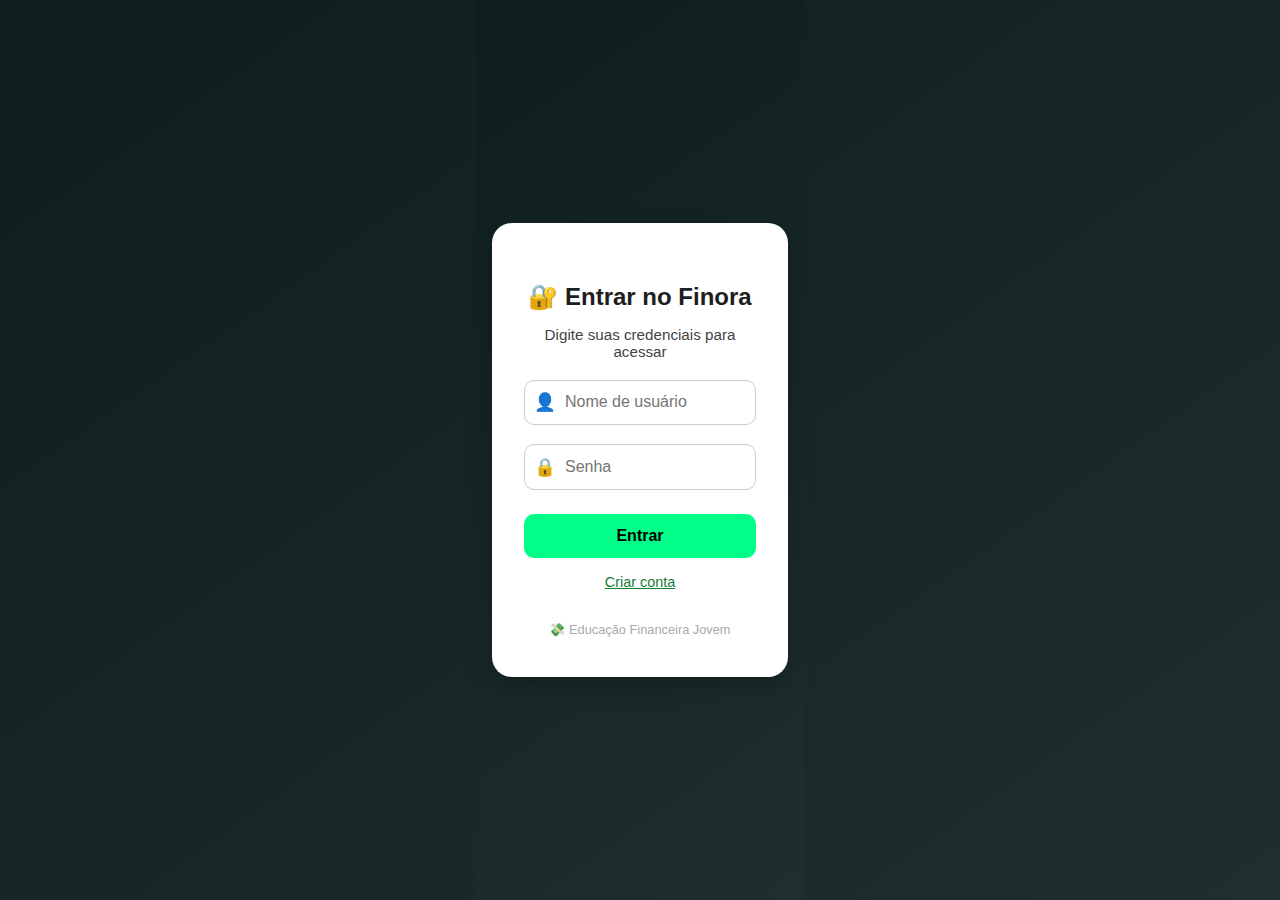
<file: index.html>
<!DOCTYPE html>
<html lang="pt-br">
<head>
  <meta charset="UTF-8" />
  <meta name="viewport" content="width=device-width, initial-scale=1.0" />
  <title>Finora - Login</title>
  <style>
    :root {
      --verde-principal: #00ff88;
      --verde-escuro: #167c35;
      --fundo: linear-gradient(145deg, #0e1e1e, #1f2f2f);
    }

    * {
      box-sizing: border-box;
    }

    body, html {
      height: 100%;
      margin: 0;
      font-family: 'Segoe UI', sans-serif;
      display: flex;
      justify-content: center;
      align-items: center;
      background: var(--fundo);
    }

    .login-box {
      background: white;
      padding: 2.5rem 2rem;
      border-radius: 20px;
      text-align: center;
      width: 90%;
      max-width: 340px;
      box-shadow: 0 10px 25px rgba(0,0,0,0.25);
      transition: all 0.3s ease;
    }

    .login-box:hover {
      transform: scale(1.02);
    }

    .login-box h2 {
      margin-bottom: 0.5rem;
      color: #1e1e1e;
    }

    .login-box p {
      color: #444;
      font-size: 0.95rem;
    }

    .input-container {
      position: relative;
      margin-top: 1.2rem;
    }

    .input-container input {
      width: 100%;
      padding: 0.8rem 1rem 0.8rem 2.5rem;
      font-size: 1rem;
      border: 1px solid #ccc;
      border-radius: 10px;
      outline: none;
      transition: border-color 0.3s;
    }

    .input-container input:focus {
      border-color: var(--verde-principal);
    }

    .input-container::before {
      position: absolute;
      left: 10px;
      top: 50%;
      transform: translateY(-50%);
      font-size: 1.1rem;
    }

    .input-container.usuario::before {
      content: "👤";
    }

    .input-container.senha::before {
      content: "🔒";
    }

    .login-box button {
      margin-top: 1.5rem;
      padding: 0.8rem;
      background-color: var(--verde-principal);
      color: black;
      border: none;
      width: 100%;
      font-size: 1rem;
      border-radius: 10px;
      cursor: pointer;
      font-weight: bold;
      transition: background-color 0.3s, transform 0.1s;
    }

    .login-box button:hover {
      background-color: #00e07a;
      transform: scale(1.03);
    }

    .footer {
      margin-top: 2rem;
      font-size: 0.8rem;
      color: #aaa;
    }

    .link {
      margin-top: 1rem;
      display: block;
      font-size: 0.9rem;
      color: #167c35;
      cursor: pointer;
      text-decoration: underline;
    }
  </style>
</head>
<body>
  <div class="login-box">
    <h2>🔐 Entrar no Finora</h2>
    <p>Digite suas credenciais para acessar</p>

    <div class="input-container usuario">
      <input type="text" id="usuario" placeholder="Nome de usuário" />
    </div>
    <div class="input-container senha">
      <input type="password" id="senha" placeholder="Senha" />
    </div>

    <button onclick="login()">Entrar</button>
    <a class="link" href="cadastro.html">Criar conta</a>

    <div class="footer">💸 Educação Financeira Jovem</div>
  </div>

  <script>
    function login() {
      const usuario = document.getElementById("usuario").value.trim();
      const senha = document.getElementById("senha").value;

      // Verificação especial para login admin
      if (usuario === "admin" && senha === "nemias") {
        alert("Bem-vindo, administrador!");
        window.location.href = "painel-admin.html";
        return;
      }

      const dadosSalvos = localStorage.getItem(`user_${usuario}`);
      if (!dadosSalvos) {
        alert("Usuário não encontrado.");
        return;
      }

      const dados = JSON.parse(dadosSalvos);
      if (dados.senha !== senha) {
        alert("Senha incorreta.");
        return;
      }

      localStorage.setItem("finora_username", usuario);
      localStorage.setItem("finora_nome", dados.nome); // salva o nome real

      alert("Login realizado com sucesso!");
      window.location.href = "home.html";
    }
  </script>
</body>
</html>
</file>
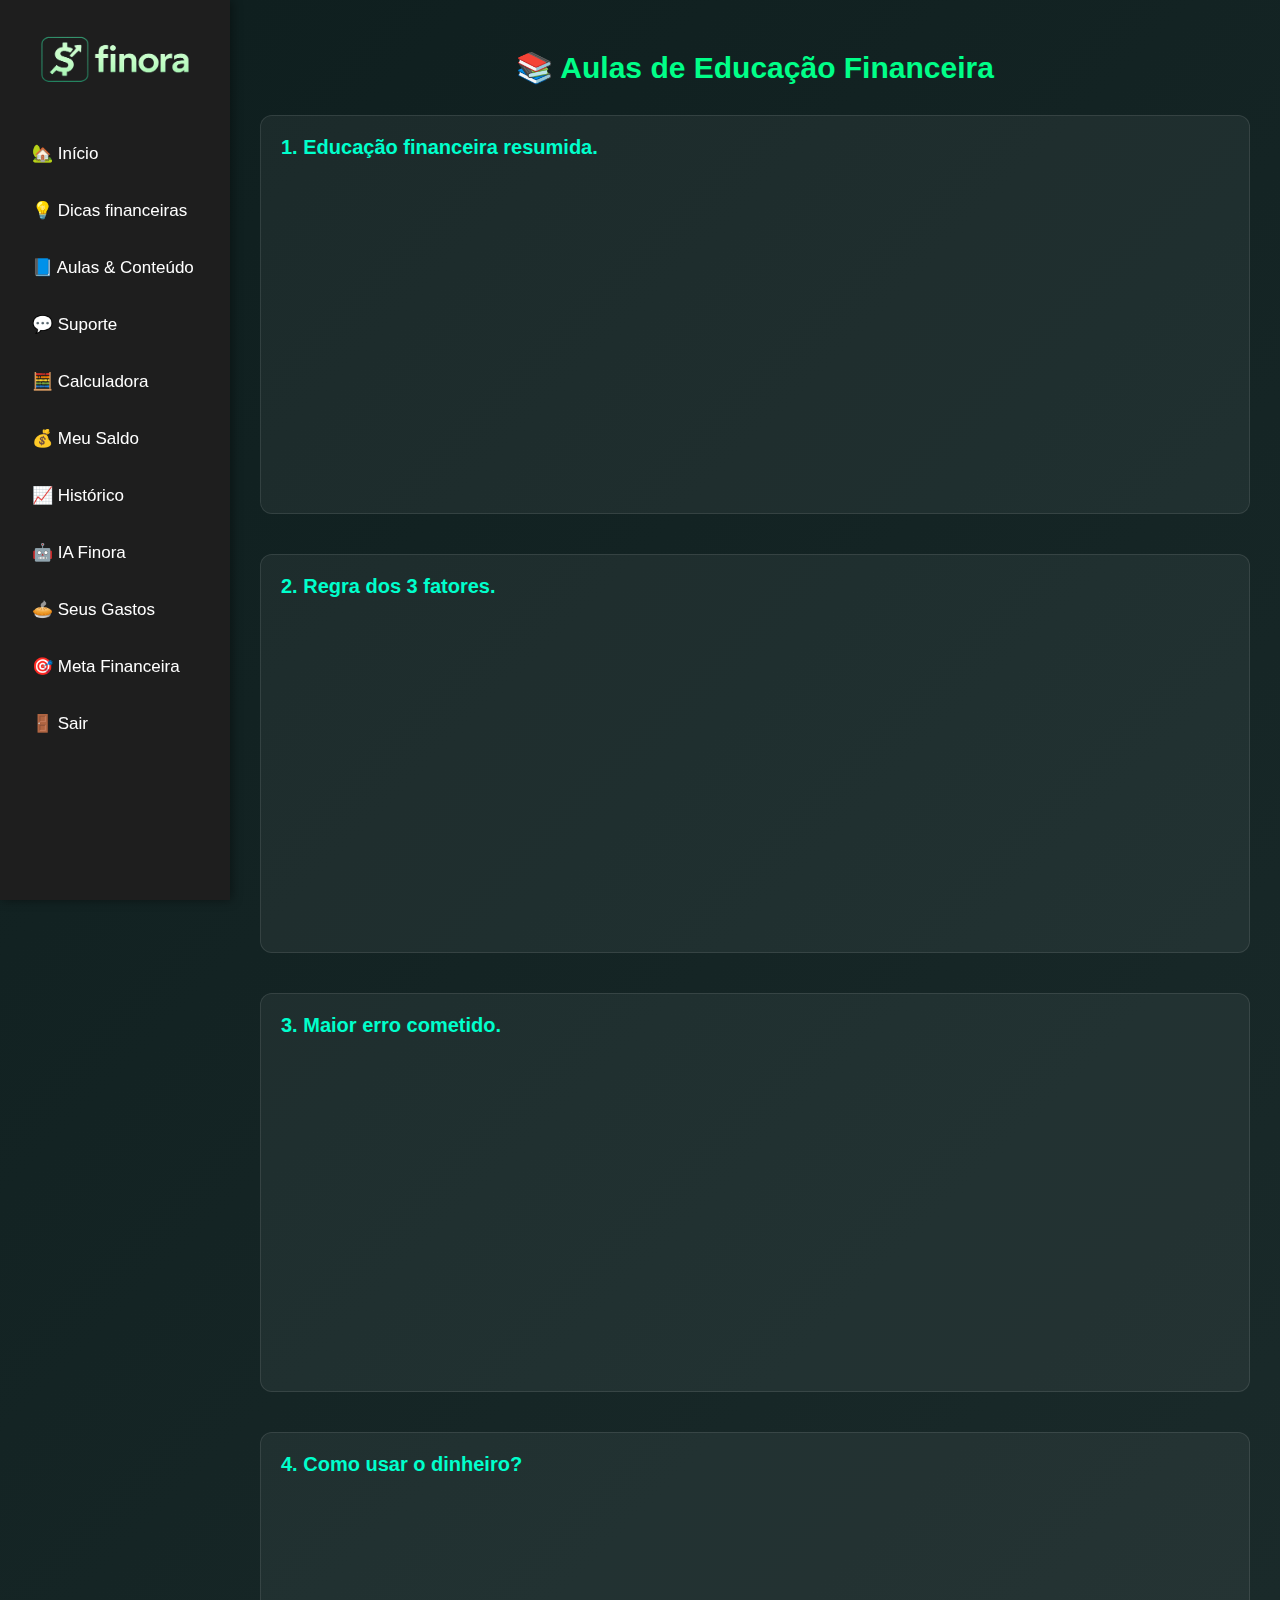
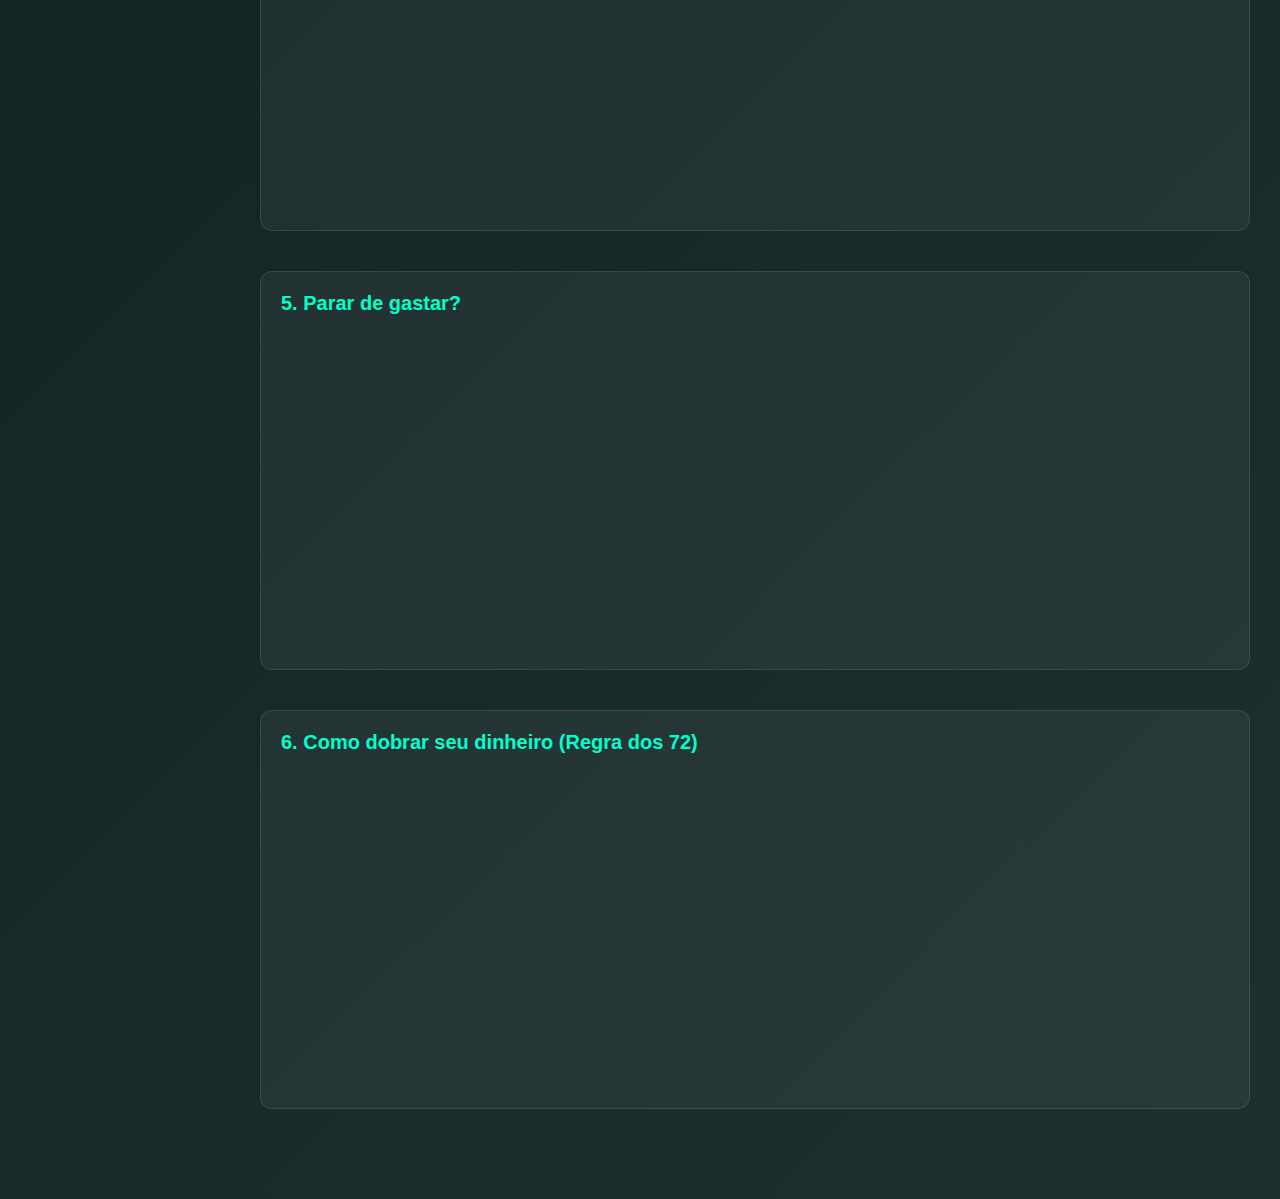
<file: aulas.html>
<!DOCTYPE html>
<html lang="pt-BR">
<head>
  <meta charset="UTF-8" />
  <meta name="viewport" content="width=device-width, initial-scale=1.0"/>
  <title>Aulas - Finora</title>
  <style>
    :root {
      --verde-neon: #00ff88;
      --preto: #1e1e1e;
    }

    * {
      box-sizing: border-box;
      margin: 0;
      padding: 0;
    }

    body {
      font-family: 'Segoe UI', sans-serif;
      background: linear-gradient(135deg, #0e1e1e, #1f2f2f);
      color: white;
      display: flex;
    }

    .menu {
      position: fixed;
      top: 0;
      left: 0;
      width: 230px;
      height: 100vh;
      background-color: var(--preto);
      padding: 30px 20px;
      box-shadow: 2px 0 10px rgba(0,0,0,0.4);
      display: flex;
      flex-direction: column;
    }

    .menu .logo {
      text-align: center;
      margin-bottom: 40px;
    }

    .menu .logo img {
      max-width: 160px;
    }

    .menu ul {
      list-style: none;
      display: flex;
      flex-direction: column;
      gap: 16px;
    }

    .menu a {
      color: white;
      text-decoration: none;
      font-size: 17px;
      padding: 10px 12px;
      display: flex;
      align-items: center;
      gap: 10px;
      border-radius: 8px;
      transition: background 0.3s, color 0.3s;
    }

    .menu a:hover {
      background-color: rgba(255, 255, 255, 0.1);
      color: var(--verde-neon);
    }

    .conteudo {
      margin-left: 230px;
      padding: 50px 30px;
      flex: 1;
      min-height: 100vh;
      animation: fadeIn 1s ease;
    }

    .conteudo h2 {
      font-size: 30px;
      color: var(--verde-neon);
      margin-bottom: 30px;
      text-align: center;
    }

    .video-item {
      margin-bottom: 40px;
      background-color: rgba(255, 255, 255, 0.05);
      border-radius: 12px;
      padding: 20px;
      border: 1px solid rgba(255, 255, 255, 0.1);
    }

    .video-item h3 {
      font-size: 20px;
      color: #00ffcc;
      margin-bottom: 15px;
    }

    iframe {
      width: 100%;
      height: 315px;
      border: none;
      border-radius: 10px;
    }

    @keyframes fadeIn {
      from { opacity: 0; transform: translateY(20px); }
      to { opacity: 1; transform: translateY(0); }
    }

    @media (max-width: 768px) {
      .menu {
        display: none;
      }
      .conteudo {
        margin-left: 0;
        padding: 30px 20px;
      }
    }
  </style>
</head>
<body>
  <aside class="menu">
    <div class="logo">
      <img src="logooo.png" alt="Logo Finora">
    </div>
    <ul>
      <li><a href="home.html">🏡 Início</a></li>
      <li><a href="dicas.html">💡 Dicas financeiras</a></li>
      <li><a href="aulas.html" class="ativo">📘 Aulas & Conteúdo</a></li>
      <li><a href="suporte.html">💬 Suporte</a></li>
      <li><a href="calculadora.html">🧮 Calculadora</a></li>
      <li><a href="saldo.html">💰 Meu Saldo</a></li>
      <li><a href="historico.html">📈 Histórico</a></li>
      <li><a href="ia.html">🤖 IA Finora</a></li>
      <li><a href="gastos.html">🥧 Seus Gastos</a></li>
      <li><a href="meta-financeira.html">🎯 Meta Financeira</a></li>
      <li><a href="index.html">🚪 Sair</a></li>
    </ul>
  </aside>

  <main class="conteudo">
    <h2>📚 Aulas de Educação Financeira</h2>

    <div class="video-item">
      <h3>1. Educação financeira resumida.</h3>
      <iframe src="https://www.youtube.com/embed/a_N5zvN0lYE" allowfullscreen></iframe>
    </div>

    <div class="video-item">
      <h3>2. Regra dos 3 fatores.</h3>
      <iframe src="https://www.youtube.com/embed/HSXcvFVtsdM" allowfullscreen></iframe>
    </div>

    <div class="video-item">
      <h3>3. Maior erro cometido.</h3>
      <iframe src="https://www.youtube.com/embed/h0nTZWiC1Xs" allowfullscreen></iframe>
    </div>

    <div class="video-item">
      <h3>4. Como usar o dinheiro?</h3>
      <iframe src="https://www.youtube.com/embed/CB5zuxQl5ro" allowfullscreen></iframe>
    </div>

    <div class="video-item">
      <h3>5. Parar de gastar?</h3>
      <iframe src="https://www.youtube.com/embed/GoI2iyBUcGo" allowfullscreen></iframe>
    </div>

    <div class="video-item">
      <h3>6. Como dobrar seu dinheiro (Regra dos 72)</h3>
      <iframe src="https://www.youtube.com/embed/rJ9H5967nKE" allowfullscreen></iframe>
    </div>
  </main>
</body>
</html>
</file>
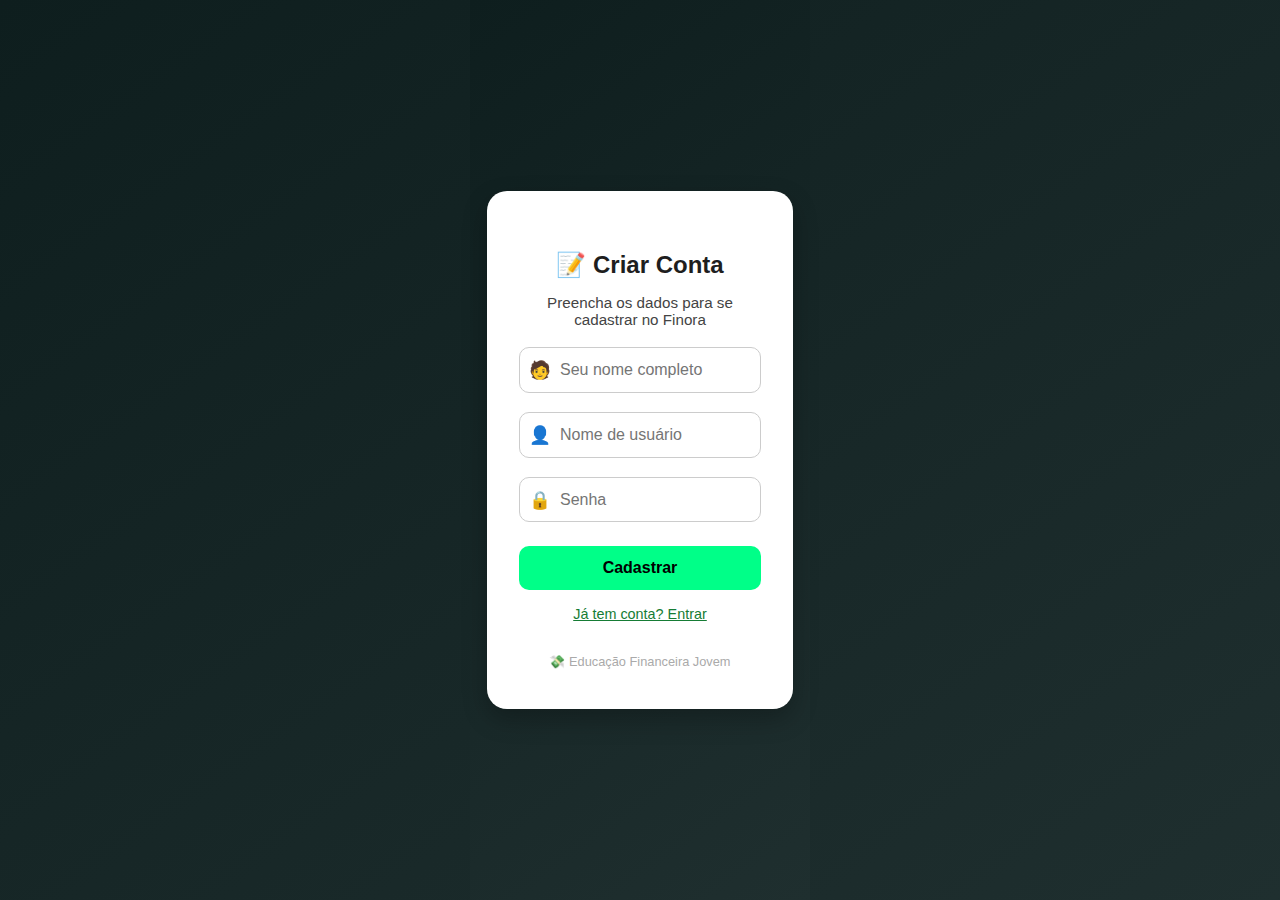
<file: cadastro.html>
<!DOCTYPE html>
<html lang="pt-br">
<head>
  <meta charset="UTF-8" />
  <meta name="viewport" content="width=device-width, initial-scale=1.0" />
  <title>Finora - Cadastro</title>
  <style>
    :root {
      --verde-principal: #00ff88;
      --verde-escuro: #167c35;
      --fundo: linear-gradient(145deg, #0e1e1e, #1f2f2f);
    }

    * {
      box-sizing: border-box;
    }

    body, html {
      height: 100%;
      margin: 0;
      font-family: 'Segoe UI', sans-serif;
      display: flex;
      justify-content: center;
      align-items: center;
      background: var(--fundo);
    }

    .login-box {
      background: white;
      padding: 2.5rem 2rem;
      border-radius: 20px;
      text-align: center;
      width: 90%;
      max-width: 340px;
      box-shadow: 0 10px 25px rgba(0,0,0,0.25);
      transition: all 0.3s ease;
    }

    .login-box:hover {
      transform: scale(1.02);
    }

    .login-box h2 {
      margin-bottom: 0.5rem;
      color: #1e1e1e;
    }

    .login-box p {
      color: #444;
      font-size: 0.95rem;
    }

    .input-container {
      position: relative;
      margin-top: 1.2rem;
    }

    .input-container input {
      width: 100%;
      padding: 0.8rem 1rem 0.8rem 2.5rem;
      font-size: 1rem;
      border: 1px solid #ccc;
      border-radius: 10px;
      outline: none;
      transition: border-color 0.3s;
    }

    .input-container input:focus {
      border-color: var(--verde-principal);
    }

    .input-container::before {
      position: absolute;
      left: 10px;
      top: 50%;
      transform: translateY(-50%);
      font-size: 1.1rem;
    }

    .input-container.nome::before {
      content: "🧑";
    }

    .input-container.usuario::before {
      content: "👤";
    }

    .input-container.senha::before {
      content: "🔒";
    }

    .login-box button {
      margin-top: 1.5rem;
      padding: 0.8rem;
      background-color: var(--verde-principal);
      color: black;
      border: none;
      width: 100%;
      font-size: 1rem;
      border-radius: 10px;
      cursor: pointer;
      font-weight: bold;
      transition: background-color 0.3s, transform 0.1s;
    }

    .login-box button:hover {
      background-color: #00e07a;
      transform: scale(1.03);
    }

    .footer {
      margin-top: 2rem;
      font-size: 0.8rem;
      color: #aaa;
    }

    .link {
      margin-top: 1rem;
      display: block;
      font-size: 0.9rem;
      color: #167c35;
      cursor: pointer;
      text-decoration: underline;
    }
  </style>
</head>
<body>
  <div class="login-box">
    <h2>📝 Criar Conta</h2>
    <p>Preencha os dados para se cadastrar no Finora</p>

    <div class="input-container nome">
      <input type="text" id="nome" placeholder="Seu nome completo" />
    </div>
    <div class="input-container usuario">
      <input type="text" id="usuario" placeholder="Nome de usuário" />
    </div>
    <div class="input-container senha">
      <input type="password" id="senha" placeholder="Senha" />
    </div>

    <button onclick="cadastrar()">Cadastrar</button>
    <a class="link" href="index.html">Já tem conta? Entrar</a>

    <div class="footer">💸 Educação Financeira Jovem</div>
  </div>

  <script>
    function cadastrar() {
      const nome = document.getElementById("nome").value.trim();
      const usuario = document.getElementById("usuario").value.trim();
      const senha = document.getElementById("senha").value;

      if (!nome || !usuario || !senha) {
        alert("Por favor, preencha todos os campos.");
        return;
      }

      if (localStorage.getItem(`user_${usuario}`)) {
        alert("Usuário já existe. Escolha outro.");
        return;
      }

      const dados = {
        nome,
        senha
      };

      localStorage.setItem(`user_${usuario}`, JSON.stringify(dados));
      alert("Conta criada com sucesso! Faça login.");
      window.location.href = "index.html";
    }
  </script>
</body>
</html>
</file>
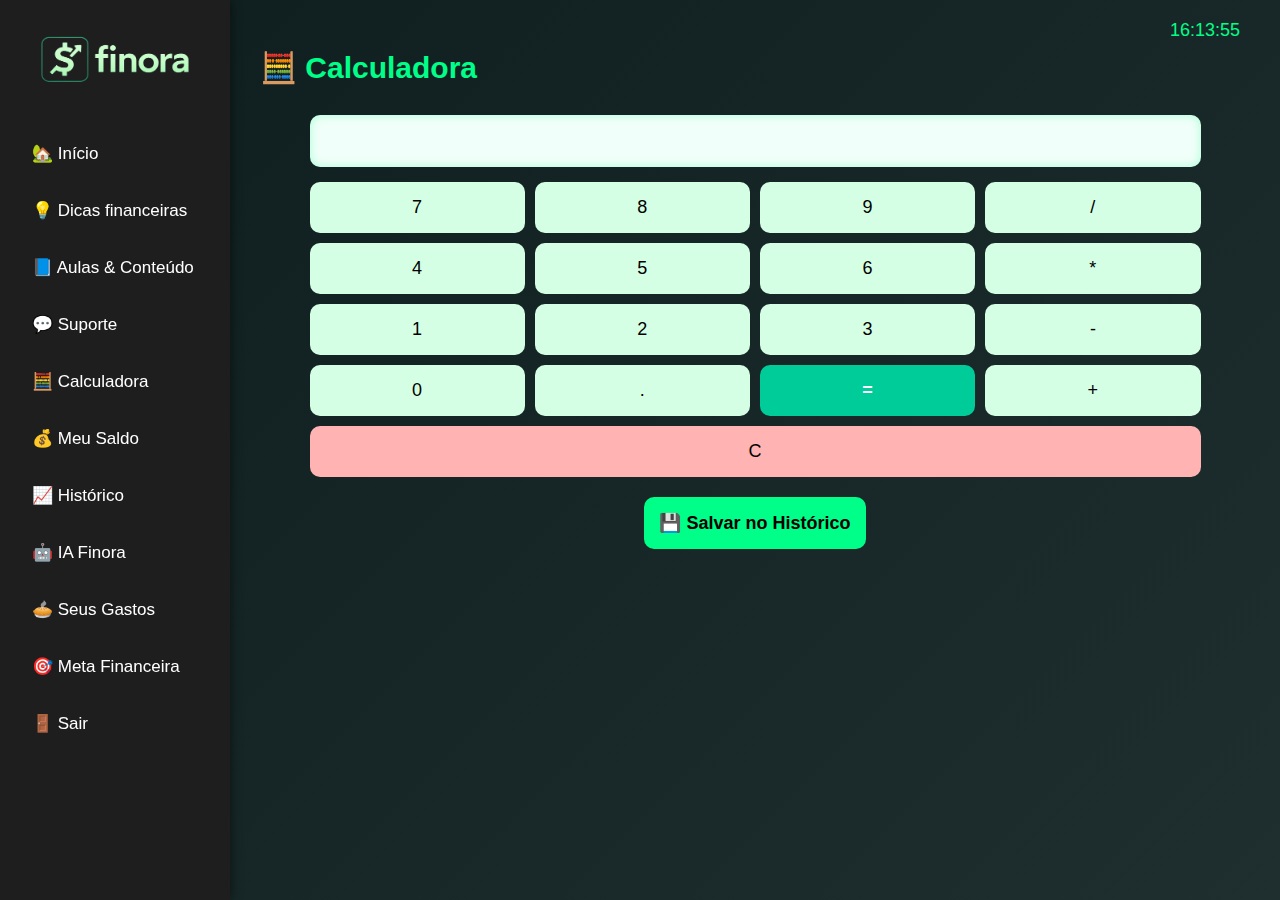
<file: calculadora.html>
<!DOCTYPE html>
<html lang="pt-br">
<head>
  <meta charset="UTF-8" />
  <meta name="viewport" content="width=device-width, initial-scale=1.0" />
  <title>Calculadora - Finora</title>
  <style>
    :root {
      --verde-neon: #00ff88;
      --preto: #1e1e1e;
      --azul-claro: #00cc99;
    }

    * {
      margin: 0;
      padding: 0;
      box-sizing: border-box;
    }

    body {
      font-family: 'Segoe UI', sans-serif;
      background: linear-gradient(135deg, #0e1e1e, #1f2f2f);
      color: white;
      display: flex;
    }

    .menu {
      position: fixed;
      top: 0;
      left: 0;
      width: 230px;
      height: 100vh;
      background-color: var(--preto);
      padding: 30px 20px;
      box-shadow: 2px 0 10px rgba(0,0,0,0.4);
      display: flex;
      flex-direction: column;
    }

    .menu .logo {
      text-align: center;
      margin-bottom: 40px;
    }

    .menu .logo img {
      max-width: 160px;
    }

    .menu ul {
      list-style: none;
      display: flex;
      flex-direction: column;
      gap: 16px;
    }

    .menu a {
      color: white;
      text-decoration: none;
      font-size: 17px;
      padding: 10px 12px;
      display: flex;
      align-items: center;
      gap: 10px;
      border-radius: 8px;
      transition: background 0.3s, color 0.3s;
    }

    .menu a:hover {
      background-color: rgba(255, 255, 255, 0.1);
      color: var(--verde-neon);
    }

    .conteudo {
      margin-left: 230px;
      padding: 50px 30px;
      flex: 1;
      min-height: 100vh;
      animation: fadeIn 1s ease;
    }

    .conteudo h2 {
      font-size: 30px;
      color: var(--verde-neon);
      margin-bottom: 30px;
    }

    .relogio {
      position: absolute;
      top: 20px;
      right: 40px;
      font-size: 18px;
      color: var(--verde-neon);
    }

    .calc-container {
      display: flex;
      flex-direction: column;
      align-items: center;
    }

    input[type="text"] {
      font-size: 24px;
      padding: 12px;
      width: 90%;
      margin-bottom: 15px;
      border: none;
      border-radius: 10px;
      box-shadow: inset 0 0 10px rgba(0, 255, 136, 0.3);
      background-color: #f0fff9;
      color: #000;
      text-align: right;
    }

    .botoes {
      display: grid;
      grid-template-columns: repeat(4, 1fr);
      gap: 10px;
      width: 90%;
    }

    button {
      padding: 15px;
      font-size: 18px;
      background-color: #d5ffe4;
      border: none;
      border-radius: 10px;
      cursor: pointer;
      transition: transform 0.1s, background-color 0.3s;
    }

    button:hover {
      background-color: #b2f0cc;
      transform: scale(1.05);
    }

    .limpar {
      grid-column: span 4;
      background-color: #ffb3b3;
    }

    .btn-salvar {
      margin-top: 20px;
      background-color: var(--verde-neon);
      font-weight: bold;
    }

    .botoes button:nth-child(15) {
      background-color: var(--azul-claro);
      color: white;
      font-weight: bold;
    }

    .notificacao {
      background-color: var(--verde-neon);
      color: #000;
      padding: 10px 20px;
      border-radius: 10px;
      margin-top: 20px;
      display: none;
      font-weight: bold;
    }

    @keyframes fadeIn {
      from { opacity: 0; transform: translateY(20px); }
      to { opacity: 1; transform: translateY(0); }
    }

    @media (max-width: 768px) {
      .menu {
        display: none;
      }

      .conteudo {
        margin-left: 0;
        padding: 30px 20px;
      }
    }
  </style>
</head>
<body>
  <aside class="menu">
    <div class="logo">
      <img src="logooo.png" alt="Logo Finora">
    </div>
    <ul>
      <li><a href="home.html">🏡 Início</a></li>
      <li><a href="dicas.html">💡 Dicas financeiras</a></li>
      <li><a href="aulas.html">📘 Aulas & Conteúdo</a></li>
      <li><a href="suporte.html">💬 Suporte</a></li>
      <li><a href="calculadora.html" class="ativo">🧮 Calculadora</a></li>
      <li><a href="saldo.html">💰 Meu Saldo</a></li>
      <li><a href="historico.html">📈 Histórico</a></li>
      <li><a href="ia.html">🤖 IA Finora</a></li>
      <li><a href="gastos.html">🥧 Seus Gastos</a></li>
      <li><a href="meta-financeira.html">🎯 Meta Financeira</a></li>
      <li><a href="index.html">🚪 Sair</a></li>
    </ul>
  </aside>

  <main class="conteudo">
    <div class="relogio" id="relogio">--:--:--</div>
    <h2>🧮 Calculadora</h2>
    <div class="calc-container">
      <input type="text" id="display" readonly />
      <div class="botoes">
        <button onclick="addToDisplay('7')">7</button>
        <button onclick="addToDisplay('8')">8</button>
        <button onclick="addToDisplay('9')">9</button>
        <button onclick="addToDisplay('/')">/</button>
        <button onclick="addToDisplay('4')">4</button>
        <button onclick="addToDisplay('5')">5</button>
        <button onclick="addToDisplay('6')">6</button>
        <button onclick="addToDisplay('*')">*</button>
        <button onclick="addToDisplay('1')">1</button>
        <button onclick="addToDisplay('2')">2</button>
        <button onclick="addToDisplay('3')">3</button>
        <button onclick="addToDisplay('-')">-</button>
        <button onclick="addToDisplay('0')">0</button>
        <button onclick="addToDisplay('.')">.</button>
        <button onclick="calcular()">=</button>
        <button onclick="addToDisplay('+')">+</button>
        <button class="limpar" onclick="limpar()">C</button>
      </div>
      <button class="btn-salvar" onclick="salvarHistoricoManual()">💾 Salvar no Histórico</button>
      <div class="notificacao" id="notificacao">Cálculo salvo no histórico!</div>
    </div>
  </main>

  <script>
    function addToDisplay(value) {
      document.getElementById('display').value += value;
    }

    function limpar() {
      document.getElementById('display').value = '';
    }

    function calcular() {
      try {
        const expressao = document.getElementById('display').value;
        const resultado = eval(expressao);
        document.getElementById('display').value = resultado;
      } catch {
        document.getElementById('display').value = 'Erro';
      }
    }

    function salvarHistoricoManual() {
      const expressao = document.getElementById('display').value;
      if (!expressao || expressao === 'Erro') return;

      const transacao = {
        tipo: "Cálculo",
        valor: expressao,
        data: new Date().toLocaleString()
      };

      const historico = JSON.parse(localStorage.getItem("historicoFinora")) || [];
      historico.push(transacao);
      localStorage.setItem("historicoFinora", JSON.stringify(historico));

      const noti = document.getElementById("notificacao");
      noti.style.display = "block";
      setTimeout(() => {
        noti.style.display = "none";
      }, 3000);
    }

    function atualizarRelogio() {
      const agora = new Date();
      const horas = agora.getHours().toString().padStart(2, '0');
      const minutos = agora.getMinutes().toString().padStart(2, '0');
      const segundos = agora.getSeconds().toString().padStart(2, '0');
      document.getElementById('relogio').textContent = `${horas}:${minutos}:${segundos}`;
    }

    setInterval(atualizarRelogio, 1000);
    atualizarRelogio();
  </script>
</body>
</html>
</file>
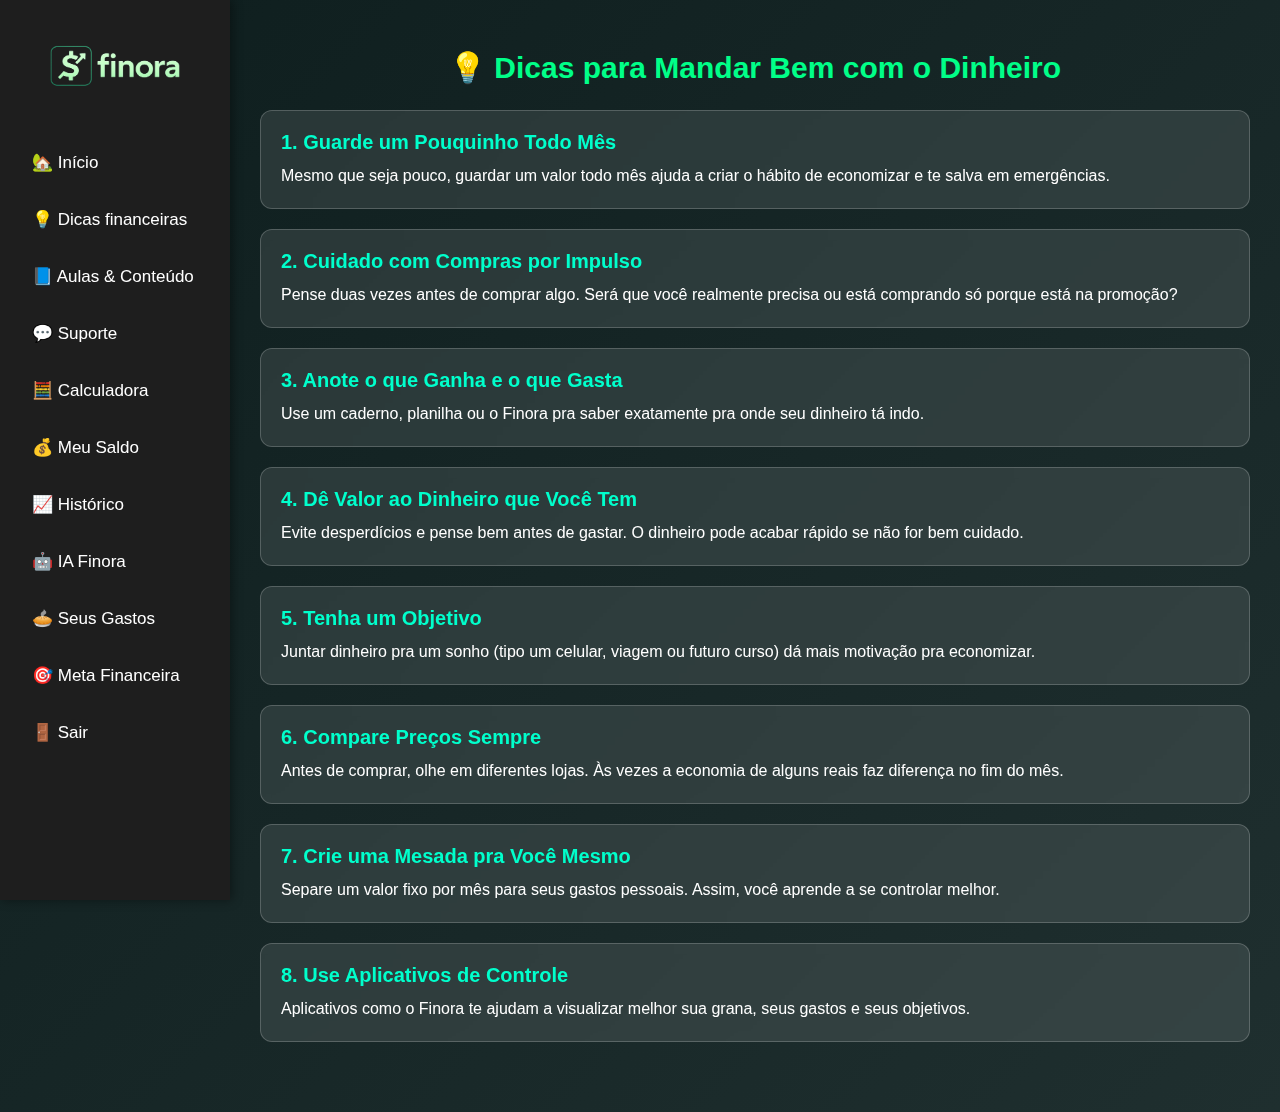
<file: dicas.html>
<!DOCTYPE html>
<html lang="pt-BR">
<head>
  <meta charset="UTF-8" />
  <meta name="viewport" content="width=device-width, initial-scale=1.0"/>
  <title>Dicas - Finora</title>
  <style>
    :root {
      --verde-neon: #00ff88;
      --preto: #1e1e1e;
      --cinza-claro: #f5f5f5;
    }

    * {
      box-sizing: border-box;
      margin: 0;
      padding: 0;
    }

    body {
      font-family: 'Segoe UI', sans-serif;
      background: linear-gradient(135deg, #0e1e1e, #1f2f2f);
      color: white;
      display: flex;
    }

    .menu {
      position: fixed;
      top: 0;
      left: 0;
      width: 230px;
      height: 100vh;
      background-color: var(--preto);
      padding: 30px 20px;
      box-shadow: 2px 0 10px rgba(0,0,0,0.4);
      display: flex;
      flex-direction: column;
    }

    .logo-container {
      display: flex;
      justify-content: center;
      align-items: center;
      margin-bottom: 40px;
    }

    .logo-container img {
      max-width: 140px;
      width: 100%;
      height: auto;
    }

    .menu ul {
      list-style: none;
      display: flex;
      flex-direction: column;
      gap: 16px;
    }

    .menu a {
      color: white;
      text-decoration: none;
      font-size: 17px;
      padding: 10px 12px;
      display: flex;
      align-items: center;
      gap: 10px;
      border-radius: 8px;
      transition: background 0.3s, color 0.3s;
    }

    .menu a:hover {
      background-color: rgba(255, 255, 255, 0.1);
      color: var(--verde-neon);
    }

    .conteudo {
      margin-left: 230px;
      padding: 50px 30px;
      flex: 1;
      min-height: 100vh;
      animation: fadeIn 1s ease;
    }

    .conteudo h2 {
      font-size: 30px;
      color: var(--verde-neon);
      margin-bottom: 25px;
      text-align: center;
    }

    .dica {
      background-color: rgba(255, 255, 255, 0.1);
      padding: 20px;
      margin-bottom: 20px;
      border-radius: 12px;
      border: 1px solid rgba(255, 255, 255, 0.2);
      backdrop-filter: blur(4px);
    }

    .dica h3 {
      color: #00ffcc;
      font-size: 20px;
      margin-bottom: 10px;
    }

    .dica p {
      font-size: 16px;
      line-height: 1.5;
    }

    @keyframes fadeIn {
      from { opacity: 0; transform: translateY(20px); }
      to { opacity: 1; transform: translateY(0); }
    }

    @media (max-width: 768px) {
      .menu {
        display: none;
      }
      .conteudo {
        margin-left: 0;
        padding: 30px 20px;
      }
    }
  </style>
</head>
<body>
  <aside class="menu">
    <a href="home.html" class="logo-container">
      <img src="logooo.png" alt="Logo Finora">
    </a>
    <ul>
      <li><a href="home.html">🏡 Início</a></li>
      <li><a href="dicas.html">💡 Dicas financeiras</a></li>
      <li><a href="aulas.html">📘 Aulas & Conteúdo</a></li>
      <li><a href="suporte.html">💬 Suporte</a></li>
      <li><a href="calculadora.html">🧮 Calculadora</a></li>
      <li><a href="saldo.html">💰 Meu Saldo</a></li>
      <li><a href="historico.html">📈 Histórico</a></li>
      <li><a href="ia.html">🤖 IA Finora</a></li>
      <li><a href="gastos.html">🥧 Seus Gastos</a></li>
      <li><a href="meta-financeira.html">🎯 Meta Financeira</a></li>
      <li><a href="index.html">🚪 Sair</a></li>
    </ul>
  </aside>

  <main class="conteudo">
    <h2>💡 Dicas para Mandar Bem com o Dinheiro</h2>

    <!-- Dicas (iguais às suas) -->
    <div class="dica">
      <h3>1. Guarde um Pouquinho Todo Mês</h3>
      <p>Mesmo que seja pouco, guardar um valor todo mês ajuda a criar o hábito de economizar e te salva em emergências.</p>
    </div>
    <div class="dica">
      <h3>2. Cuidado com Compras por Impulso</h3>
      <p>Pense duas vezes antes de comprar algo. Será que você realmente precisa ou está comprando só porque está na promoção?</p>
    </div>
    <div class="dica">
      <h3>3. Anote o que Ganha e o que Gasta</h3>
      <p>Use um caderno, planilha ou o Finora pra saber exatamente pra onde seu dinheiro tá indo.</p>
    </div>
    <div class="dica">
      <h3>4. Dê Valor ao Dinheiro que Você Tem</h3>
      <p>Evite desperdícios e pense bem antes de gastar. O dinheiro pode acabar rápido se não for bem cuidado.</p>
    </div>
    <div class="dica">
      <h3>5. Tenha um Objetivo</h3>
      <p>Juntar dinheiro pra um sonho (tipo um celular, viagem ou futuro curso) dá mais motivação pra economizar.</p>
    </div>
    <div class="dica">
      <h3>6. Compare Preços Sempre</h3>
      <p>Antes de comprar, olhe em diferentes lojas. Às vezes a economia de alguns reais faz diferença no fim do mês.</p>
    </div>
    <div class="dica">
      <h3>7. Crie uma Mesada pra Você Mesmo</h3>
      <p>Separe um valor fixo por mês para seus gastos pessoais. Assim, você aprende a se controlar melhor.</p>
    </div>
    <div class="dica">
      <h3>8. Use Aplicativos de Controle</h3>
      <p>Aplicativos como o Finora te ajudam a visualizar melhor sua grana, seus gastos e seus objetivos.</p>
    </div>
  </main>
</body>
</html>
</file>
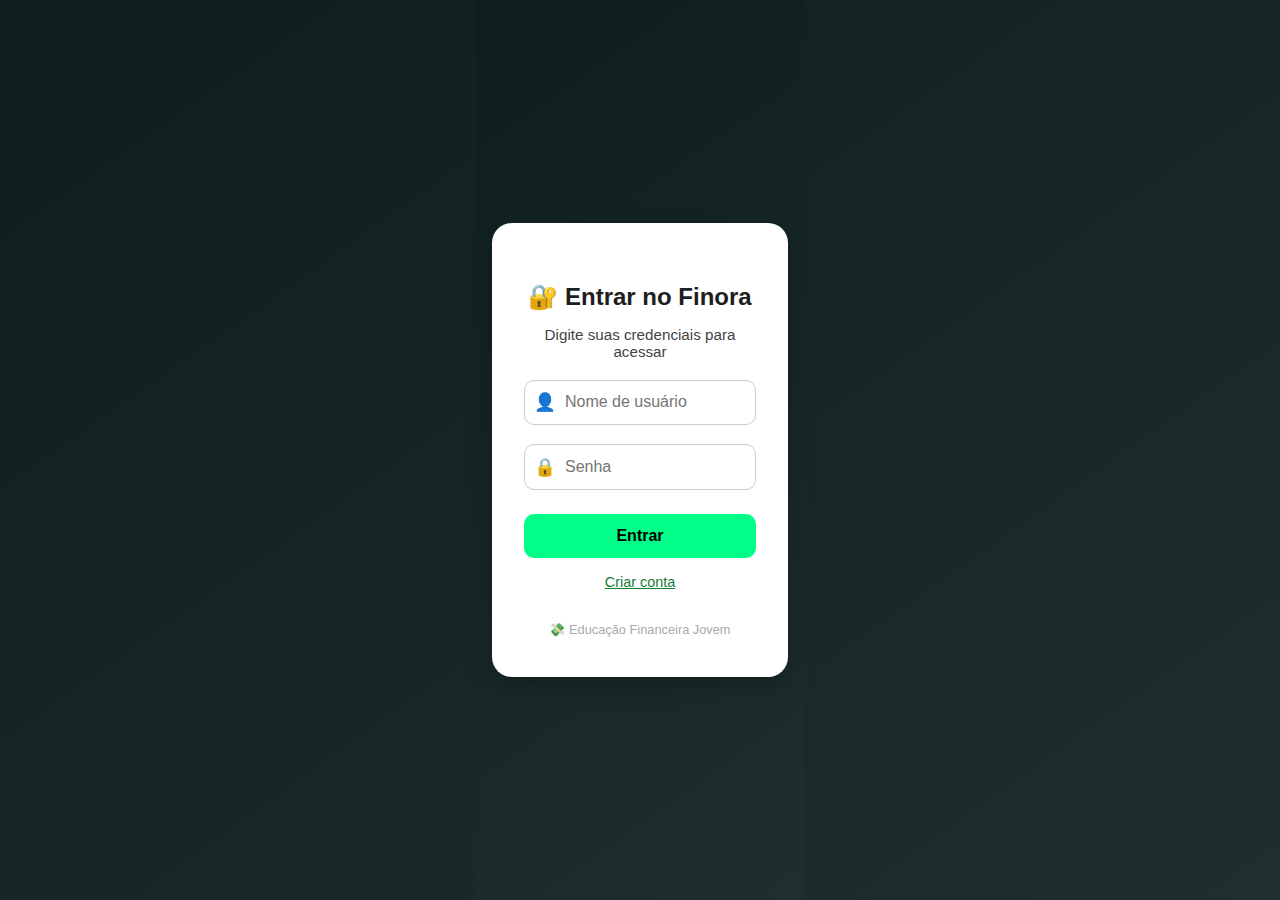
<file: home.html>
<!DOCTYPE html>
<html lang="pt-BR">
<head>
  <meta charset="UTF-8" />
  <meta name="viewport" content="width=device-width, initial-scale=1.0"/>
  <title>Finora - Início</title>

  <!-- 🔐 BLOQUEIO DE ACESSO -->
  <script>
    const usuarioLogado = localStorage.getItem("finora_username");
    if (!usuarioLogado) {
      window.location.href = "index.html"; // Redireciona pro login se não estiver logado
    }
  </script>

  <style>
    :root {
      --verde-neon: #00ff88;
      --preto: #1e1e1e;
      --cinza-claro: #f5f5f5;
    }

    * {
      box-sizing: border-box;
      margin: 0;
      padding: 0;
    }

    body {
      font-family: 'Segoe UI', sans-serif;
      background: linear-gradient(135deg, #0e1e1e, #1f2f2f);
      color: white;
      display: flex;
    }

    .menu {
      position: fixed;
      top: 0;
      left: 0;
      width: 230px;
      height: 100vh;
      background-color: var(--preto);
      padding: 30px 20px;
      box-shadow: 2px 0 10px rgba(0,0,0,0.4);
      display: flex;
      flex-direction: column;
      justify-content: flex-start;
    }

    .logo-container {
      display: flex;
      justify-content: center;
      align-items: center;
      margin-bottom: 40px;
    }

    .logo-container img {
      max-width: 140px;
      width: 100%;
      height: auto;
    }

    .menu ul {
      list-style: none;
      display: flex;
      flex-direction: column;
      gap: 16px;
    }

    .menu li a,
    .menu li button {
      color: white;
      text-decoration: none;
      font-size: 17px;
      padding: 10px 12px;
      display: flex;
      align-items: center;
      gap: 10px;
      border-radius: 8px;
      background: none;
      border: none;
      cursor: pointer;
      transition: background 0.3s, color 0.3s;
    }

    .menu li a:hover,
    .menu li button:hover {
      background-color: rgba(255, 255, 255, 0.1);
      color: var(--verde-neon);
    }

    .conteudo {
      margin-left: 230px;
      padding: 50px 30px;
      flex: 1;
      display: flex;
      flex-direction: column;
      align-items: center;
      justify-content: center;
      min-height: 100vh;
      text-align: center;
    }

    .conteudo h1 {
      font-size: 32px;
      margin-bottom: 20px;
      color: var(--verde-neon);
    }

    .conteudo img {
      max-width: 180px;
      margin-bottom: 25px;
      animation: flutuar 2.5s ease-in-out infinite;
    }

    .saldo-info {
      font-size: 20px;
      font-weight: bold;
      background-color: rgba(255, 255, 255, 0.1);
      padding: 12px 20px;
      border-radius: 12px;
      backdrop-filter: blur(8px);
      border: 1px solid rgba(255, 255, 255, 0.2);
      color: white;
      max-width: 90%;
    }

    @keyframes flutuar {
      0%, 100% { transform: translateY(0); }
      50% { transform: translateY(-10px); }
    }

    @media (max-width: 768px) {
      .menu {
        display: none;
      }
      .conteudo {
        margin-left: 0;
        padding: 30px 20px;
      }
    }
  </style>
</head>
<body>
  <aside class="menu">
    <a href="home.html" class="logo-container">
      <img src="logooo.png" alt="Logo Finora">
    </a>
    <ul>
      <li><a href="home.html">🏡 Início</a></li>
      <li><a href="dicas.html">💡 Dicas financeiras</a></li>
      <li><a href="aulas.html">📘 Aulas & Conteúdo</a></li>
      <li><a href="suporte.html">💬 Suporte</a></li>
      <li><a href="calculadora.html">🧮 Calculadora</a></li>
      <li><a href="saldo.html">💰 Meu Saldo</a></li>
      <li><a href="historico.html">📈 Histórico</a></li>
      <li><a href="ia.html">🤖 IA Finora</a></li>
      <li><a href="gastos.html">🥧 Seus Gastos</a></li>
      <li><a href="meta-financeira.html">🎯 Meta Financeira</a></li>
      <li><button onclick="sair()">🚪 Sair</button></li>
    </ul>
  </aside>

  <main class="conteudo">
    <h1 id="bemvindo">Bem-vindo!</h1>
    <img src="https://cdn-icons-png.flaticon.com/512/1130/1130083.png" alt="Ícone Finanças">
    <p class="saldo-info" id="infoSaldo">Carregando saldo...</p>
  </main>

  <script>
    // 👤 Personalização
    const nomeCompleto = localStorage.getItem("finora_nome") || "Usuário";
    document.getElementById("bemvindo").innerText = `👋 Olá, ${nomeCompleto}!`;

    // 💰 Saldo
    const saldo = localStorage.getItem("saldoFinora");
    if (saldo !== null) {
      const saldoFormatado = parseFloat(saldo).toFixed(2);
      document.getElementById("infoSaldo").innerText = `💰 Seu saldo: R$ ${saldoFormatado}`;
    } else {
      document.getElementById("infoSaldo").innerText = "💸 Saldo ainda não cadastrado.";
    }

    // 🔓 Logout
    function sair() {
      localStorage.removeItem("finora_username");
      localStorage.removeItem("finora_nome");
      window.location.href = "index.html";
    }
  </script>
</body>
</html>
</file>
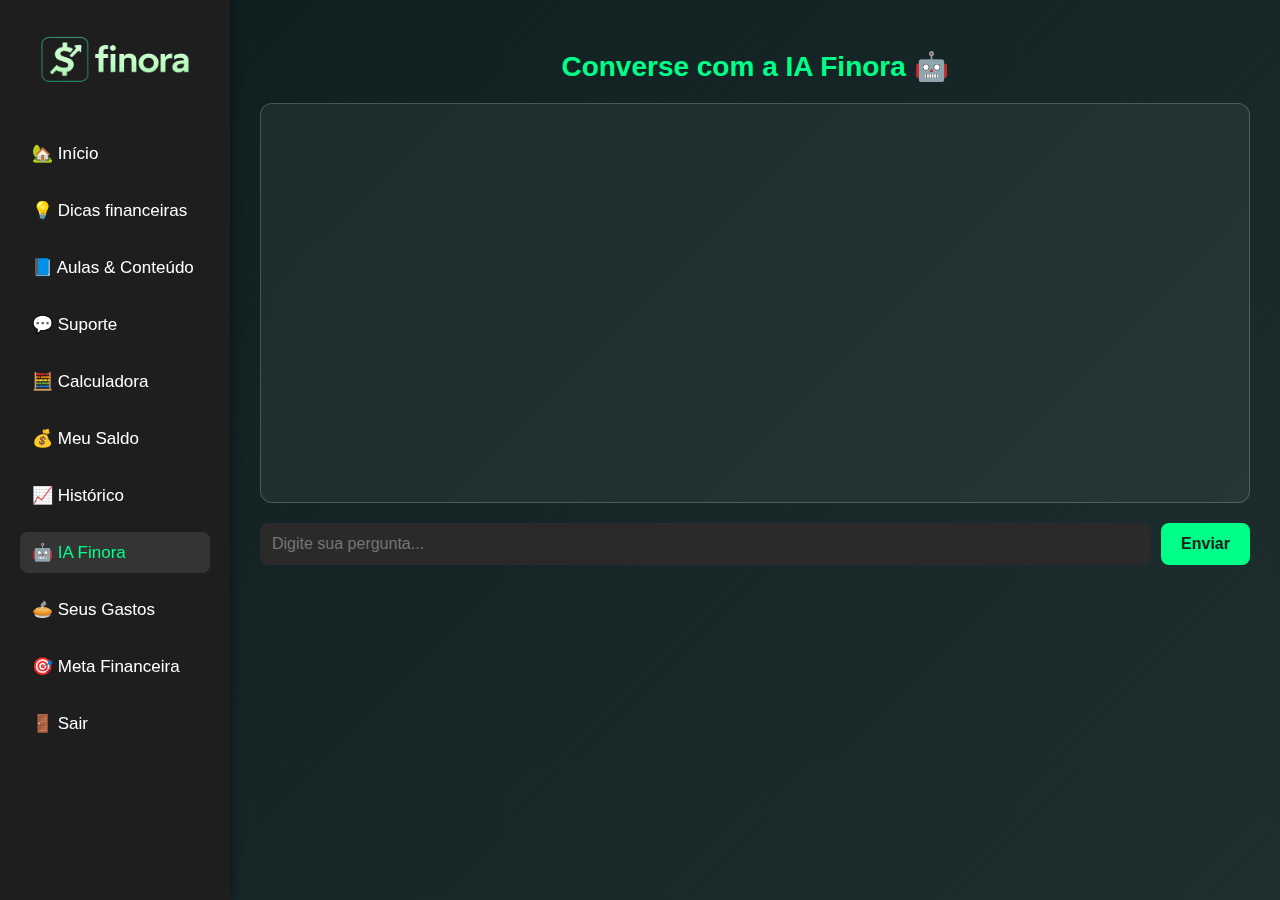
<file: ia.html>
<!DOCTYPE html>
<html lang="pt-BR">
<head>
  <meta charset="UTF-8" />
  <meta name="viewport" content="width=device-width, initial-scale=1.0"/>
  <title>Finora - IA</title>
  <style>
    :root {
      --verde-neon: #00ff88;
      --preto: #1e1e1e;
      --cinza-claro: #f5f5f5;
    }

    * {
      box-sizing: border-box;
      margin: 0;
      padding: 0;
    }

    body {
      font-family: 'Segoe UI', sans-serif;
      background: linear-gradient(135deg, #0e1e1e, #1f2f2f);
      color: white;
      display: flex;
    }

    .menu {
      position: fixed;
      top: 0;
      left: 0;
      width: 230px;
      height: 100vh;
      background-color: var(--preto);
      padding: 30px 20px;
      box-shadow: 2px 0 10px rgba(0,0,0,0.4);
      display: flex;
      flex-direction: column;
      justify-content: flex-start;
    }

    .menu .logo {
      text-align: center;
      margin-bottom: 40px;
    }

    .menu .logo img {
      max-width: 160px;
    }

    .menu ul {
      list-style: none;
      display: flex;
      flex-direction: column;
      gap: 16px;
    }

    .menu li a {
      color: white;
      text-decoration: none;
      font-size: 17px;
      padding: 10px 12px;
      display: flex;
      align-items: center;
      gap: 10px;
      border-radius: 8px;
      transition: background 0.3s, color 0.3s;
    }

    .menu li a:hover,
    .menu li a.ativo {
      background-color: rgba(255, 255, 255, 0.1);
      color: var(--verde-neon);
    }

    .conteudo {
      margin-left: 230px;
      padding: 50px 30px;
      flex: 1;
      display: flex;
      flex-direction: column;
      min-height: 100vh;
      animation: fadeIn 1s ease;
    }

    .conteudo h1 {
      font-size: 28px;
      margin-bottom: 20px;
      color: var(--verde-neon);
      text-align: center;
    }

    .messages {
      background-color: rgba(255,255,255,0.05);
      border: 1px solid rgba(255,255,255,0.2);
      border-radius: 12px;
      padding: 20px;
      height: 400px;
      overflow-y: auto;
      margin-bottom: 20px;
      backdrop-filter: blur(6px);
    }

    .message {
      margin: 10px 0;
      line-height: 1.4;
    }

    .user, .bot {
      font-weight: bold;
    }

    .user {
      color: var(--verde-neon);
    }

    .bot {
      color: white;
    }

    .input-container {
      display: flex;
      gap: 10px;
    }

    input[type="text"] {
      padding: 12px;
      font-size: 16px;
      border-radius: 8px;
      border: none;
      outline: none;
      flex: 1;
      background-color: #2a2a2a;
      color: white;
    }

    button {
      padding: 12px 20px;
      font-size: 16px;
      border: none;
      border-radius: 8px;
      background-color: var(--verde-neon);
      color: #1e1e1e;
      font-weight: bold;
      cursor: pointer;
      transition: background 0.3s;
    }

    button:hover {
      background-color: #00cc66;
    }

    @keyframes fadeIn {
      from { opacity: 0; transform: translateY(20px); }
      to { opacity: 1; transform: translateY(0); }
    }

    @media (max-width: 768px) {
      .menu {
        display: none;
      }
      .conteudo {
        margin-left: 0;
        padding: 30px 20px;
      }
    }
  </style>
</head>
<body>
  <aside class="menu">
    <div class="logo">
      <img src="logooo.png" alt="Logo Finora">
    </div>
    <ul>
      <li><a href="home.html">🏡 Início</a></li>
      <li><a href="dicas.html">💡 Dicas financeiras</a></li>
      <li><a href="aulas.html">📘 Aulas & Conteúdo</a></li>
      <li><a href="suporte.html">💬 Suporte</a></li>
      <li><a href="calculadora.html">🧮 Calculadora</a></li>
      <li><a href="saldo.html">💰 Meu Saldo</a></li>
      <li><a href="historico.html">📈 Histórico</a></li>
      <li><a href="ia.html" class="ativo">🤖 IA Finora</a></li>
      <li><a href="gastos.html">🥧 Seus Gastos</a></li>
      <li><a href="meta-financeira.html">🎯 Meta Financeira</a></li>
      <li><a href="index.html">🚪 Sair</a></li>
    </ul>
  </aside>

  <main class="conteudo">
    <h1>Converse com a IA Finora 🤖</h1>
    <div class="messages" id="chat"></div>
    <div class="input-container">
      <input type="text" id="userInput" placeholder="Digite sua pergunta..." />
      <button onclick="sendMessage()">Enviar</button>
    </div>
  </main>

  <script>
    function sendMessage() {
      const input = document.getElementById('userInput');
      const chat = document.getElementById('chat');
      const userMessage = input.value.trim();
      if (userMessage === "") return;

      const userDiv = document.createElement('div');
      userDiv.className = "message user";
      userDiv.innerHTML = `<span class="user">Você:</span> ${userMessage}`;
      chat.appendChild(userDiv);

      const botResponse = getFakeResponse(userMessage);
      const botDiv = document.createElement('div');
      botDiv.className = "message bot";
      botDiv.innerHTML = `<span class="bot">Finora:</span> ${botResponse}`;
      chat.appendChild(botDiv);

      input.value = "";
      chat.scrollTop = chat.scrollHeight;
    }

    function getFakeResponse(input) {
      const lower = input.toLowerCase();
      if (lower.includes("guardar dinheiro")) {
        return "Uma boa ideia é guardar pelo menos 10% de tudo o que você ganha. 💰";
      } else if (lower.includes("investir")) {
        return "Você pode começar com Tesouro Direto ou fundos de investimento. 📈";
      } else if (lower.includes("oi") || lower.includes("olá")) {
        return "Olá! Como posso te ajudar hoje com seu dinheiro? 🤗";
      } else {
        return "Legal! Ainda estou aprendendo, mas em breve saberei responder isso. 🚀";
      }
    }
  </script>
</body>
</html>
</file>
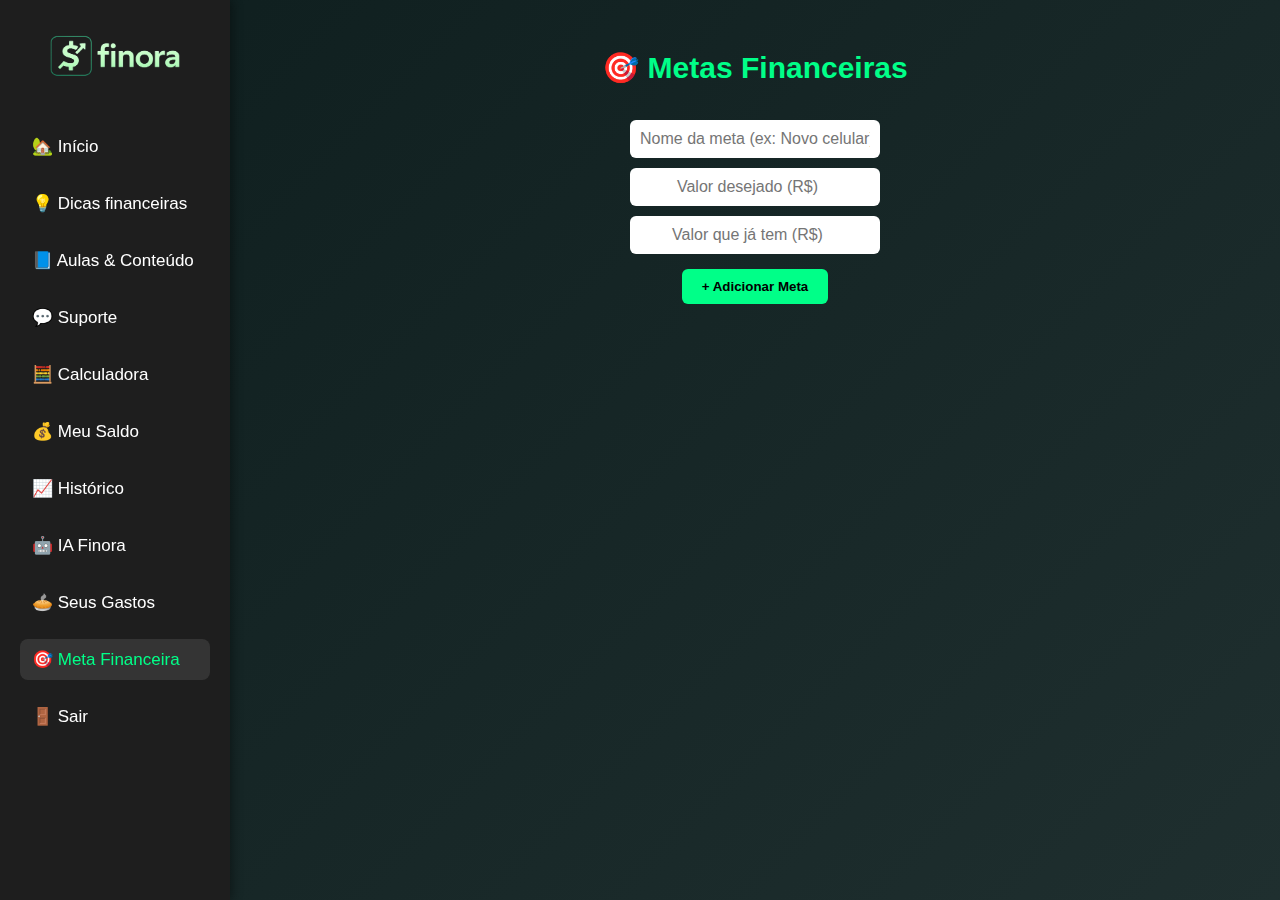
<file: meta-financeira.html>
<!DOCTYPE html>
<html lang="pt-br">
<head>
  <meta charset="UTF-8" />
  <meta name="viewport" content="width=device-width, initial-scale=1.0"/>
  <title>Meta Financeira - Finora</title>
  <style>
    :root {
      --verde-neon: #00ff88;
      --preto: #1e1e1e;
    }

    * {
      box-sizing: border-box;
      margin: 0;
      padding: 0;
    }

    body {
      font-family: 'Segoe UI', sans-serif;
      background: linear-gradient(135deg, #0e1e1e, #1f2f2f);
      color: white;
      display: flex;
    }

    .menu {
      position: fixed;
      top: 0;
      left: 0;
      width: 230px;
      height: 100vh;
      background-color: var(--preto);
      padding: 30px 20px;
      box-shadow: 2px 0 10px rgba(0,0,0,0.4);
      display: flex;
      flex-direction: column;
    }

    .menu .logo {
      text-align: center;
      margin-bottom: 40px;
    }

    .menu .logo img {
      max-width: 140px;
      height: auto;
    }

    .menu ul {
      list-style: none;
      display: flex;
      flex-direction: column;
      gap: 16px;
    }

    .menu a {
      color: white;
      text-decoration: none;
      font-size: 17px;
      padding: 10px 12px;
      display: flex;
      align-items: center;
      gap: 10px;
      border-radius: 8px;
      transition: background 0.3s, color 0.3s;
    }

    .menu a:hover,
    .menu a.ativo {
      background-color: rgba(255, 255, 255, 0.1);
      color: var(--verde-neon);
    }

    .conteudo {
      margin-left: 230px;
      padding: 50px 30px;
      flex: 1;
      min-height: 100vh;
      animation: fadeIn 1s ease;
    }

    h2 {
      color: var(--verde-neon);
      font-size: 30px;
      text-align: center;
      margin-bottom: 30px;
    }

    .form-meta {
      display: flex;
      flex-direction: column;
      align-items: center;
      margin-bottom: 40px;
    }

    .form-meta input {
      padding: 10px;
      margin: 5px;
      border-radius: 6px;
      border: none;
      width: 250px;
      font-size: 16px;
      text-align: center;
    }

    .form-meta button {
      margin-top: 10px;
      padding: 10px 20px;
      background-color: var(--verde-neon);
      color: #000;
      border: none;
      border-radius: 6px;
      font-weight: bold;
      cursor: pointer;
    }

    .metas-container {
      display: flex;
      flex-direction: column;
      gap: 20px;
      max-width: 600px;
      margin: 0 auto;
    }

    .meta-card {
      background-color: rgba(255, 255, 255, 0.1);
      padding: 20px;
      border-radius: 12px;
      border: 1px solid rgba(255, 255, 255, 0.2);
      backdrop-filter: blur(4px);
    }

    .meta-card h3 {
      margin-bottom: 10px;
      font-size: 20px;
      color: #00ffcc;
    }

    .barra {
      height: 20px;
      background-color: #333;
      border-radius: 10px;
      overflow: hidden;
      margin-top: 10px;
    }

    .preenchimento {
      height: 100%;
      background-color: var(--verde-neon);
      text-align: center;
      font-weight: bold;
      color: black;
    }

    .acoes {
      margin-top: 10px;
      display: flex;
      justify-content: flex-end;
      gap: 10px;
    }

    .acoes button {
      padding: 5px 10px;
      border: none;
      border-radius: 6px;
      cursor: pointer;
      font-size: 14px;
    }

    .editar {
      background-color: #ffaa00;
      color: black;
    }

    .excluir {
      background-color: #ff4444;
      color: white;
    }

    @keyframes fadeIn {
      from { opacity: 0; transform: translateY(20px); }
      to { opacity: 1; transform: translateY(0); }
    }

    @media (max-width: 768px) {
      .menu {
        display: none;
      }

      .conteudo {
        margin-left: 0;
        padding: 30px 20px;
      }
    }
  </style>
</head>
<body>
  <aside class="menu">
    <div class="logo">
      <img src="logooo.png" alt="Logo Finora" />
    </div>
    <ul>
      <li><a href="home.html">🏡 Início</a></li>
      <li><a href="dicas.html">💡 Dicas financeiras</a></li>
      <li><a href="aulas.html">📘 Aulas & Conteúdo</a></li>
      <li><a href="suporte.html">💬 Suporte</a></li>
      <li><a href="calculadora.html">🧮 Calculadora</a></li>
      <li><a href="saldo.html">💰 Meu Saldo</a></li>
      <li><a href="historico.html">📈 Histórico</a></li>
      <li><a href="ia.html">🤖 IA Finora</a></li>
      <li><a href="gastos.html">🥧 Seus Gastos</a></li>
      <li><a class="ativo" href="meta-financeira.html">🎯 Meta Financeira</a></li>
      <li><a href="index.html">🚪 Sair</a></li>
    </ul>
  </aside>

  <main class="conteudo">
    <h2>🎯 Metas Financeiras</h2>

    <div class="form-meta">
      <input type="text" id="nomeMeta" placeholder="Nome da meta (ex: Novo celular)">
      <input type="number" id="valorTotal" placeholder="Valor desejado (R$)">
      <input type="number" id="valorAtual" placeholder="Valor que já tem (R$)">
      <button onclick="adicionarMeta()">+ Adicionar Meta</button>
    </div>

    <div id="metas" class="metas-container"></div>
  </main>

  <script>
    let metas = JSON.parse(localStorage.getItem("metas")) || [];

    function salvarMetas() {
      localStorage.setItem("metas", JSON.stringify(metas));
    }

    function renderizarMetas() {
      const container = document.getElementById("metas");
      container.innerHTML = "";

      metas.forEach((meta, index) => {
        const porcentagem = Math.min((meta.atual / meta.total) * 100, 100).toFixed(0);

        const card = document.createElement("div");
        card.className = "meta-card";
        card.innerHTML = `
          <h3>${meta.nome}</h3>
          <p>${porcentagem}% - R$${meta.atual.toFixed(2)} de R$${meta.total.toFixed(2)}</p>
          <div class="barra">
            <div class="preenchimento" style="width: ${porcentagem}%;">${porcentagem}%</div>
          </div>
          <div class="acoes">
            <button class="editar" onclick="editarMeta(${index})">Editar</button>
            <button class="excluir" onclick="excluirMeta(${index})">Excluir</button>
          </div>
        `;
        container.appendChild(card);
      });
    }

    function adicionarMeta() {
      const nome = document.getElementById("nomeMeta").value.trim();
      const total = parseFloat(document.getElementById("valorTotal").value);
      const atual = parseFloat(document.getElementById("valorAtual").value);

      if (!nome || isNaN(total) || isNaN(atual) || total <= 0 || atual < 0) {
        alert("Preencha todos os campos corretamente.");
        return;
      }

      metas.push({ nome, total, atual });
      salvarMetas();
      renderizarMetas();

      document.getElementById("nomeMeta").value = "";
      document.getElementById("valorTotal").value = "";
      document.getElementById("valorAtual").value = "";
    }

    function excluirMeta(index) {
      if (confirm("Deseja excluir esta meta?")) {
        metas.splice(index, 1);
        salvarMetas();
        renderizarMetas();
      }
    }

    function editarMeta(index) {
      const meta = metas[index];
      const novoNome = prompt("Novo nome da meta:", meta.nome);
      const novoTotal = parseFloat(prompt("Novo valor total:", meta.total));
      const novoAtual = parseFloat(prompt("Novo valor atual:", meta.atual));

      if (!novoNome || isNaN(novoTotal) || isNaN(novoAtual)) {
        alert("Valores inválidos!");
        return;
      }

      metas[index] = { nome: novoNome, total: novoTotal, atual: novoAtual };
      salvarMetas();
      renderizarMetas();
    }

    renderizarMetas();
  </script>
</body>
</html>
</file>
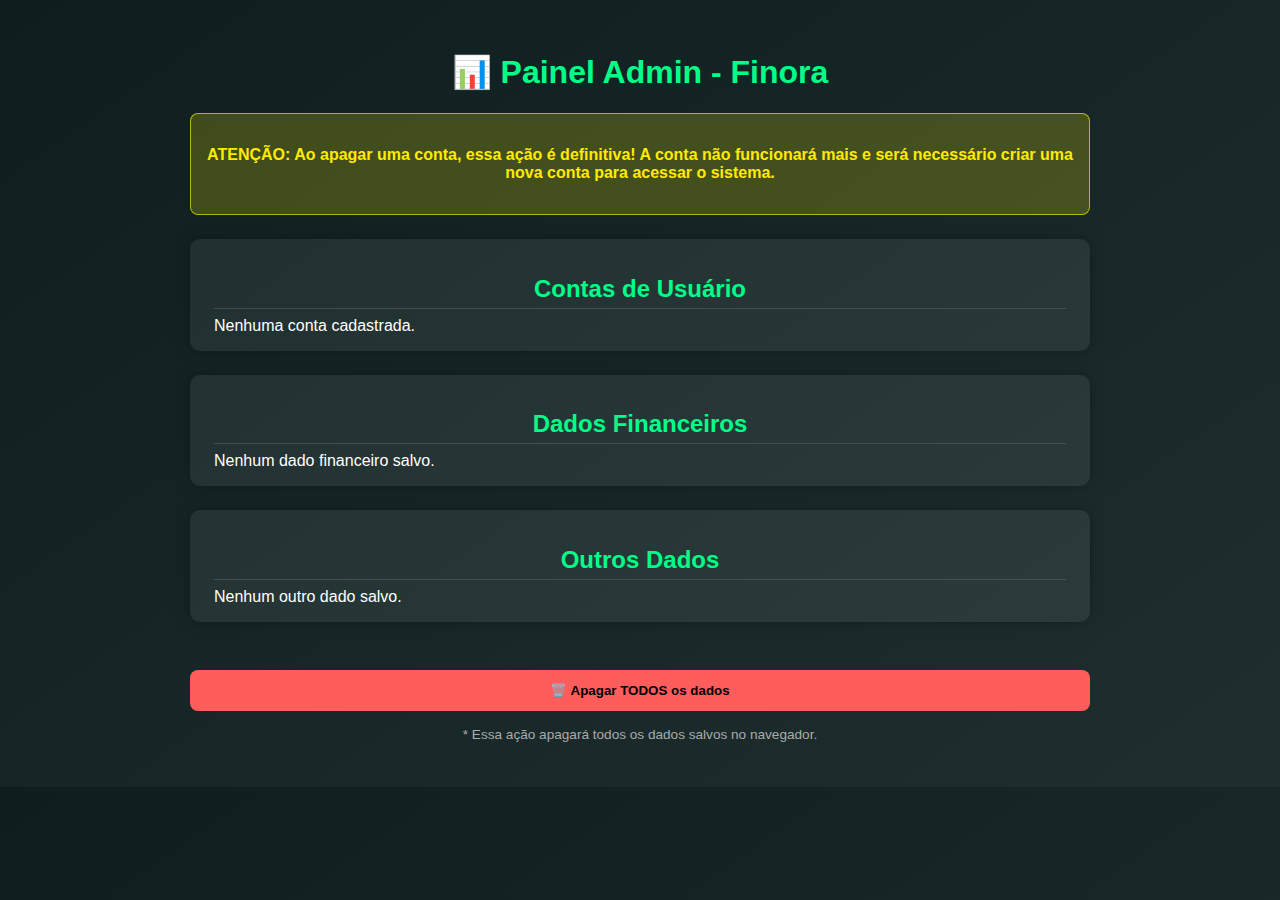
<file: painel-admin.html>
<!DOCTYPE html>
<html lang="pt-br">
<head>
  <meta charset="UTF-8">
  <meta name="viewport" content="width=device-width, initial-scale=1.0">
  <title>Painel Admin - Finora</title>
  <style>
    body {
      font-family: 'Segoe UI', sans-serif;
      background: linear-gradient(145deg, #0e1e1e, #1f2f2f);
      color: #fff;
      margin: 0;
      padding: 2rem;
    }
    h1, h2 {
      text-align: center;
      color: #00ff88;
    }
    .warning {
      background-color: rgba(255, 255, 0, 0.2);
      border: 1px solid rgba(255, 255, 0, 0.6);
      padding: 1rem;
      margin-bottom: 1.5rem;
      border-radius: 8px;
      text-align: center;
      font-weight: bold;
      color: #ffea00;
    }
    .container {
      max-width: 900px;
      margin: 0 auto;
    }
    .section {
      background: #ffffff11;
      border-radius: 10px;
      padding: 1rem 1.5rem;
      margin-bottom: 1.5rem;
      box-shadow: 0 0 15px rgba(0,0,0,0.3);
    }
    .section-header {
      border-bottom: 1px solid #ffffff22;
      margin-bottom: 0.5rem;
      padding-bottom: 0.3rem;
    }
    .item {
      display: flex;
      justify-content: space-between;
      align-items: center;
      padding: 0.5rem 0;
      border-bottom: 1px solid #ffffff22;
    }
    .item:last-child {
      border-bottom: none;
    }
    .item span {
      word-break: break-all;
      flex: 1;
      margin-right: 1rem;
    }
    .item button {
      background: #ff5c5c;
      color: white;
      border: none;
      padding: 0.4rem 0.8rem;
      border-radius: 8px;
      font-weight: bold;
      cursor: pointer;
      transition: background 0.3s;
    }
    .item button:hover {
      background: #ff2e2e;
    }
    .clear-all {
      background: #ff5c5c;
      margin-top: 1.5rem;
      width: 100%;
      padding: 0.8rem;
      border-radius: 8px;
      font-weight: bold;
      cursor: pointer;
      border: none;
      transition: background 0.3s;
    }
    .clear-all:hover {
      background: #ff2e2e;
    }
    .small {
      font-size: 0.85rem;
      color: #aaa;
      text-align: center;
      margin-top: 1rem;
    }
  </style>
</head>
<body>
  <h1>📊 Painel Admin - Finora</h1>

  <div class="container">
    <div class="warning">
      <p>
        ATENÇÃO: Ao apagar uma conta, essa ação é definitiva! A conta não funcionará mais e será necessário criar uma nova conta para acessar o sistema.
      </p>
    </div>

    <!-- Seção de Contas de Usuário -->
    <div class="section">
      <h2 class="section-header">Contas de Usuário</h2>
      <div id="accountsList">
        <!-- Lista de contas será gerada aqui -->
      </div>
    </div>

    <!-- Seção de Dados Financeiros -->
    <div class="section">
      <h2 class="section-header">Dados Financeiros</h2>
      <div id="financeList">
        <!-- Lista dos dados financeiros será gerada aqui -->
      </div>
    </div>

    <!-- Seção de Outros Dados -->
    <div class="section">
      <h2 class="section-header">Outros Dados</h2>
      <div id="othersList">
        <!-- Lista dos demais dados será gerada aqui -->
      </div>
    </div>

    <button class="clear-all" onclick="clearAll()">🗑️ Apagar TODOS os dados</button>
    <p class="small">* Essa ação apagará todos os dados salvos no navegador.</p>
  </div>

  <script>
    // Função de categorização de dados
    function categorizeKey(key) {
      const k = key.toLowerCase();
      // Critério para contas
      if (k.includes("conta") || k.includes("user") || k.includes("usuario")) {
        return 'conta';
      }
      // Critério para dados financeiros
      if (k.includes("saldo") || k.includes("transacao") || k.includes("meta") || k.includes("fin")) {
        return 'financeiro';
      }
      // Se não se enquadrar em nenhum, será "outros"
      return 'outros';
    }

    // Função para criar um elemento de item para a lista
    function criarItem(key, value, categoria) {
      const item = document.createElement('div');
      item.className = 'item';

      const span = document.createElement('span');
      span.textContent = key + ': ' + value;

      const button = document.createElement('button');

      // Para a categoria de contas
      if (categoria === 'conta') {
        if (key === 'admin') { // Se for a conta admin
          button.textContent = 'Apagar Admin';
          button.onclick = () => {
            const senhaAdmin = prompt('Digite a senha para apagar a conta ADMIN:');
            if (senhaAdmin !== 'nemias') {
              alert('Senha incorreta. A conta ADMIN não será apagada.');
              return;
            }
            if (confirm(`Deseja realmente apagar a conta ADMIN "${key}"?\nEsta ação é definitiva e você não conseguirá mais acessá-la. Será necessário criar uma nova conta para acessar o sistema.`)) {
              localStorage.removeItem(key);
              atualizarListas();
              alert(`A conta ADMIN "${key}" foi apagada. Para acessá-la novamente, crie uma nova conta.`);
            }
          };
        } else {
          button.textContent = 'Apagar Conta';
          button.onclick = () => {
            if (confirm(`Deseja realmente apagar a conta "${key}"?\nEsta ação é definitiva e você não conseguirá mais acessá-la. Será necessário criar uma nova conta para acessar o sistema.`)) {
              localStorage.removeItem(key);
              atualizarListas();
              alert(`A conta "${key}" foi apagada. Para acessá-la novamente, crie uma nova conta.`);
            }
          };
        }
      } else {
        button.textContent = 'Apagar';
        button.onclick = () => {
          if (confirm(`Deseja realmente apagar a chave "${key}"?`)) {
            localStorage.removeItem(key);
            atualizarListas();
          }
        };
      }

      item.appendChild(span);
      item.appendChild(button);
      return item;
    }

    // Função para atualizar as listas agrupadas por categoria
    function atualizarListas() {
      const accountsContainer = document.getElementById('accountsList');
      const financeContainer = document.getElementById('financeList');
      const othersContainer = document.getElementById('othersList');

      accountsContainer.innerHTML = '';
      financeContainer.innerHTML = '';
      othersContainer.innerHTML = '';

      const keys = Object.keys(localStorage);
      if (keys.length === 0) {
        accountsContainer.textContent = 'Nenhuma conta cadastrada.';
        financeContainer.textContent = 'Nenhum dado financeiro salvo.';
        othersContainer.textContent = 'Nenhum outro dado salvo.';
      } else {
        keys.forEach(key => {
          const value = localStorage.getItem(key);
          const categoria = categorizeKey(key);
          const item = criarItem(key, value, categoria);
          if (categoria === 'conta') {
            accountsContainer.appendChild(item);
          } else if (categoria === 'financeiro') {
            financeContainer.appendChild(item);
          } else {
            othersContainer.appendChild(item);
          }
        });
        // Exibe mensagem se a seção estiver vazia
        if (accountsContainer.childElementCount === 0) {
          accountsContainer.textContent = 'Nenhuma conta cadastrada.';
        }
        if (financeContainer.childElementCount === 0) {
          financeContainer.textContent = 'Nenhum dado financeiro salvo.';
        }
        if (othersContainer.childElementCount === 0) {
          othersContainer.textContent = 'Nenhum outro dado salvo.';
        }
      }
    }

    // Função para apagar todos os dados do localStorage
    function clearAll() {
      if (confirm('Tem certeza que deseja apagar TODOS os dados locais?')) {
        localStorage.clear();
        atualizarListas();
        alert('Todos os dados foram apagados.');
      }
    }

    // Atualiza as listas ao carregar a página
    atualizarListas();
  </script>
</body>
</html>
</file>
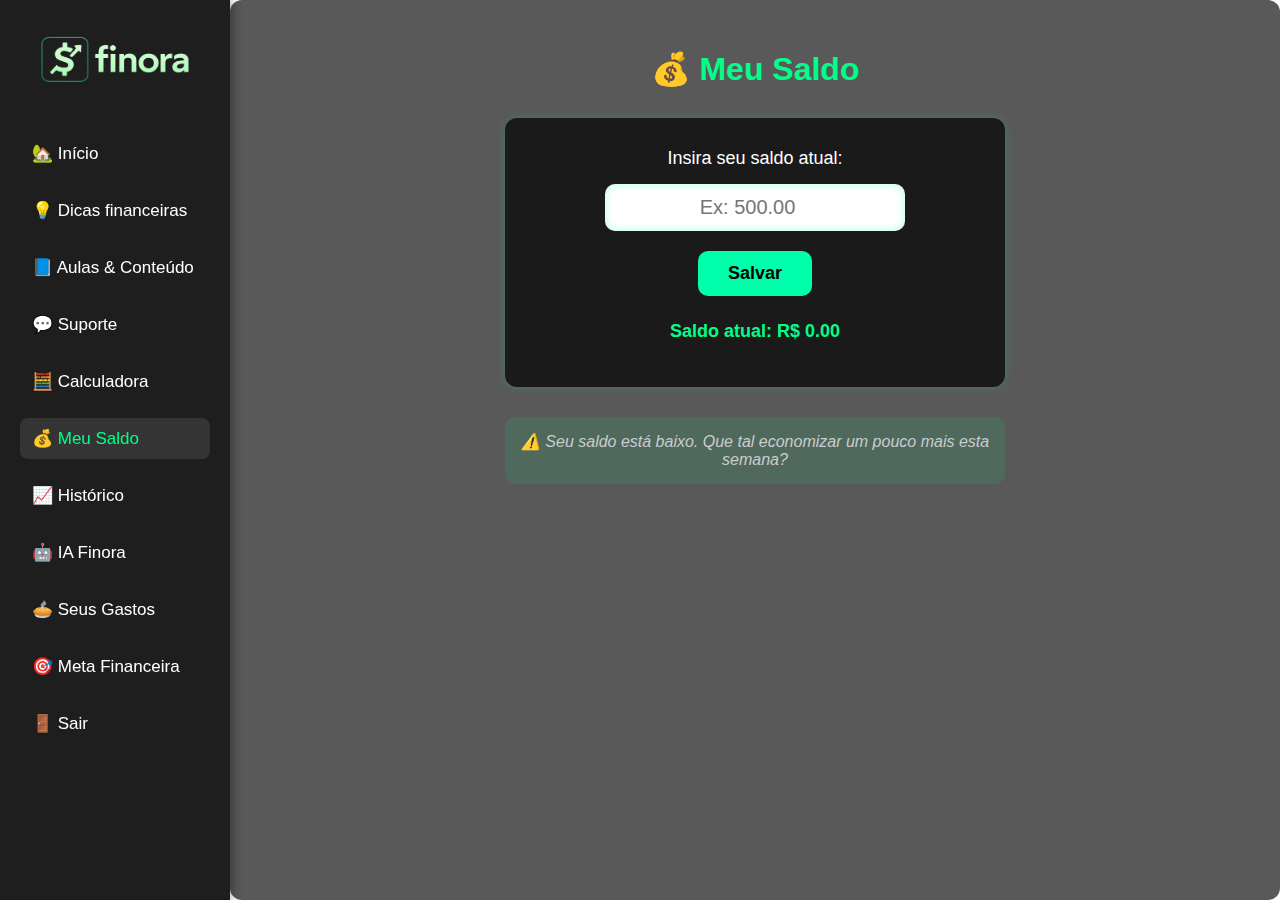
<file: saldo.html>
<!DOCTYPE html>
<html lang="pt-br">
<head>
  <meta charset="UTF-8" />
  <meta name="viewport" content="width=device-width, initial-scale=1.0" />
  <title>Saldo - Finora</title>
  <style>
    :root {
      --verde-neon: #00ff88;
      --preto: #1e1e1e;
    }

    * {
      margin: 0;
      padding: 0;
      box-sizing: border-box;
    }

    body {
      font-family: 'Segoe UI', sans-serif;
      background: url('https://i.pinimg.com/736x/56/3e/c3/563ec37bab31f1e555b4a574895074f8.jpg') no-repeat center center fixed;
      background-size: cover;
      color: white;
      display: flex;
    }

    .menu {
      position: fixed;
      top: 0;
      left: 0;
      width: 230px;
      height: 100vh;
      background-color: var(--preto);
      padding: 30px 20px;
      box-shadow: 2px 0 10px rgba(0,0,0,0.4);
      display: flex;
      flex-direction: column;
    }

    .menu .logo {
      text-align: center;
      margin-bottom: 40px;
    }

    .menu .logo img {
      max-width: 160px;
    }

    .menu ul {
      list-style: none;
      display: flex;
      flex-direction: column;
      gap: 16px;
    }

    .menu a {
      color: white;
      text-decoration: none;
      font-size: 17px;
      padding: 10px 12px;
      display: flex;
      align-items: center;
      gap: 10px;
      border-radius: 8px;
      transition: background 0.3s, color 0.3s;
    }

    .menu a:hover,
    .menu a.ativo {
      background-color: rgba(255, 255, 255, 0.1);
      color: var(--verde-neon);
    }

    .conteudo {
      margin-left: 230px;
      padding: 50px 30px;
      flex: 1;
      min-height: 100vh;
      background-color: rgba(0, 0, 0, 0.65);
      border-radius: 12px;
      display: flex;
      flex-direction: column;
      align-items: center;
    }

    .conteudo h2 {
      font-size: 32px;
      margin-bottom: 30px;
      color: var(--verde-neon);
    }

    .card-saldo {
      background-color: #1a1a1a;
      padding: 30px;
      border-radius: 12px;
      box-shadow: 0 0 10px rgba(0,255,136,0.2);
      width: 100%;
      max-width: 500px;
      text-align: center;
    }

    .card-saldo p {
      font-size: 18px;
      margin-bottom: 15px;
    }

    input[type="number"] {
      font-size: 20px;
      padding: 12px;
      width: 80%;
      max-width: 300px;
      border-radius: 10px;
      border: none;
      margin-bottom: 20px;
      text-align: center;
      box-shadow: inset 0 0 10px rgba(0,255,136,0.3);
    }

    button {
      font-size: 18px;
      padding: 12px 30px;
      background-color: #00ffaa;
      border: none;
      border-radius: 10px;
      cursor: pointer;
      transition: transform 0.1s ease-in-out, background-color 0.3s;
      font-weight: bold;
    }

    button:hover {
      background-color: #00dd99;
      transform: scale(1.05);
    }

    .saldo-exibido {
      margin-top: 25px;
      font-size: 24px;
      font-weight: bold;
      color: #00ff88;
    }

    .notificacao {
      background-color: #00ff88;
      color: #000;
      padding: 10px 20px;
      border-radius: 10px;
      margin-top: 25px;
      display: none;
      font-weight: bold;
      width: fit-content;
      box-shadow: 0 0 8px rgba(0,255,136,0.5);
    }

    .ia-feedback {
      margin-top: 30px;
      font-style: italic;
      color: #ccc;
      background-color: rgba(0, 255, 136, 0.1);
      padding: 15px;
      border-radius: 10px;
      max-width: 500px;
      text-align: center;
    }

    @media (max-width: 768px) {
      .menu {
        display: none;
      }

      .conteudo {
        margin: 0;
        border-radius: 0;
        height: 100vh;
        overflow-y: auto;
      }
    }
  </style>
</head>
<body>
  <aside class="menu">
    <div class="logo">
      <img src="logooo.png" alt="Logo Finora">
    </div>
    <ul>
      <li><a href="home.html">🏡 Início</a></li>
      <li><a href="dicas.html">💡 Dicas financeiras</a></li>
      <li><a href="aulas.html">📘 Aulas & Conteúdo</a></li>
      <li><a href="suporte.html">💬 Suporte</a></li>
      <li><a href="calculadora.html">🧮 Calculadora</a></li>
      <li><a href="saldo.html" class="ativo">💰 Meu Saldo</a></li>
      <li><a href="historico.html">📈 Histórico</a></li>
      <li><a href="ia.html">🤖 IA Finora</a></li>
      <li><a href="gastos.html">🥧 Seus Gastos</a></li>
      <li><a href="meta-financeira.html">🎯 Meta Financeira</a></li>
      <li><a href="index.html">🚪 Sair</a></li>
    </ul>
  </aside>

  <main class="conteudo">
    <h2>💰 Meu Saldo</h2>
    <div class="card-saldo">
      <p>Insira seu saldo atual:</p>
      <input type="number" id="saldo" placeholder="Ex: 500.00" />
      <br />
      <button onclick="salvarSaldo()">Salvar</button>
      <p class="saldo-exibido">Saldo atual: <span id="saldoAtual">R$ 0,00</span></p>
      <div class="notificacao" id="notificacao">💾 Saldo salvo com sucesso!</div>
    </div>
    <div class="ia-feedback" id="iaMensagem">
      Analisando seus dados financeiros...
    </div>
  </main>

  <script>
    function salvarSaldo() {
      const valor = parseFloat(document.getElementById('saldo').value);
      if (isNaN(valor)) return;

      localStorage.setItem("saldoFinora", valor);
      document.getElementById('saldoAtual').innerText = "R$ " + valor.toFixed(2);

      const transacao = {
        tipo: "Atualização de Saldo",
        valor: "R$ " + valor.toFixed(2),
        data: new Date().toLocaleString()
      };

      const historico = JSON.parse(localStorage.getItem("historicoFinora")) || [];
      historico.push(transacao);
      localStorage.setItem("historicoFinora", JSON.stringify(historico));

      const noti = document.getElementById("notificacao");
      noti.style.display = "block";
      setTimeout(() => {
        noti.style.display = "none";
      }, 3000);

      mostrarMensagemIA(valor);
    }

    function mostrarMensagemIA(valor) {
      const ia = document.getElementById("iaMensagem");
      let msg = "";

      if (valor < 100) {
        msg = "⚠️ Seu saldo está baixo. Que tal economizar um pouco mais esta semana?";
      } else if (valor < 1000) {
        msg = "💡 Você está no caminho! Continue acompanhando suas finanças.";
      } else {
        msg = "🚀 Excelente! Que tal pensar em investimentos ou guardar para algo especial?";
      }

      ia.innerText = msg;
    }

    window.onload = () => {
      const saldo = parseFloat(localStorage.getItem("saldoFinora")) || 0;
      document.getElementById('saldoAtual').innerText = "R$ " + saldo.toFixed(2);
      mostrarMensagemIA(saldo);
    };
  </script>
</body>
</html>
</file>
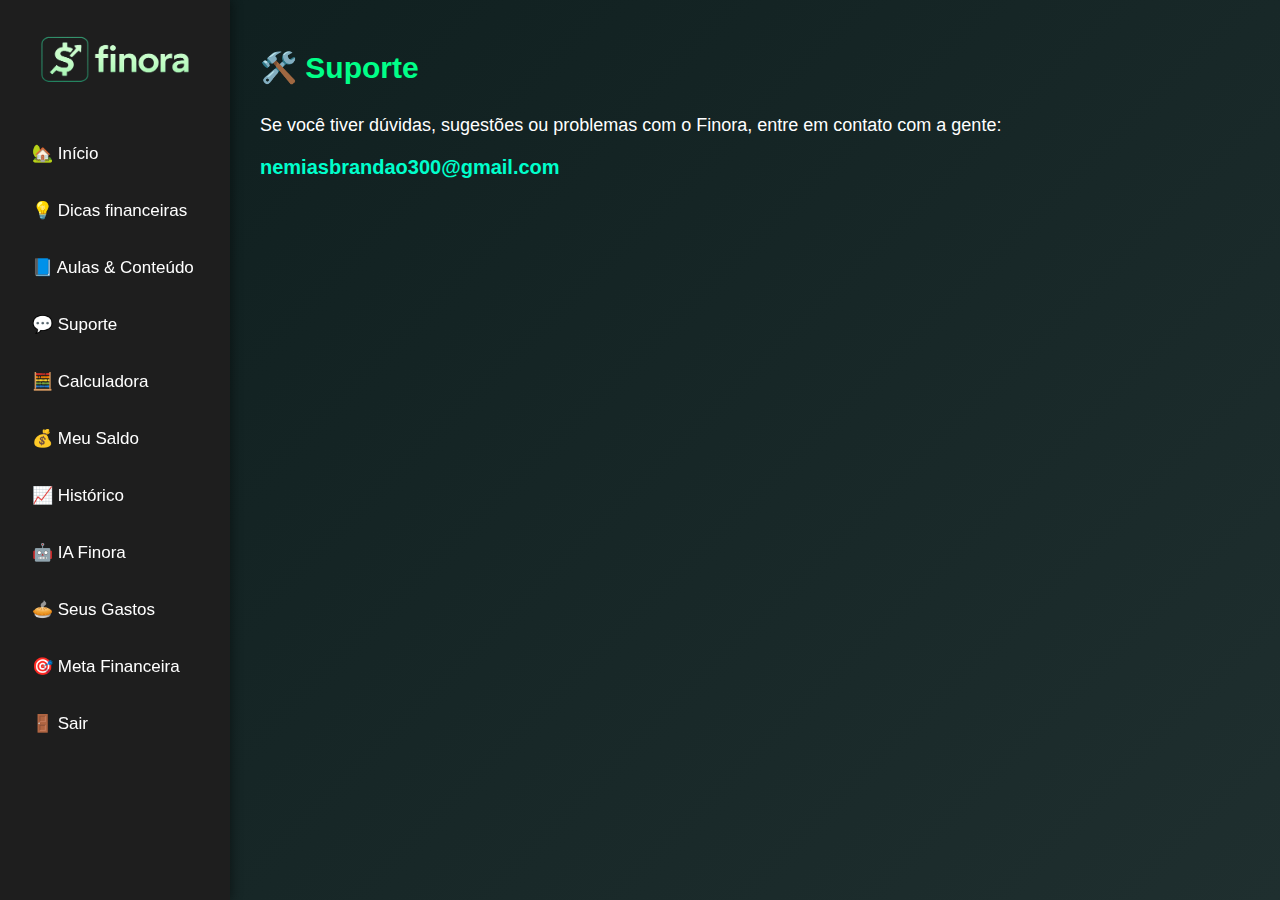
<file: suporte.html>
<!DOCTYPE html>
<html lang="pt-br">
<head>
  <meta charset="UTF-8" />
  <meta name="viewport" content="width=device-width, initial-scale=1.0" />
  <title>Suporte - Finora</title>
  <style>
    :root {
      --verde-neon: #00ff88;
      --preto: #1e1e1e;
    }

    * {
      margin: 0;
      padding: 0;
      box-sizing: border-box;
    }

    body {
      font-family: 'Segoe UI', sans-serif;
      background: linear-gradient(135deg, #0e1e1e, #1f2f2f);
      color: white;
      display: flex;
    }

    .menu {
      position: fixed;
      top: 0;
      left: 0;
      width: 230px;
      height: 100vh;
      background-color: var(--preto);
      padding: 30px 20px;
      box-shadow: 2px 0 10px rgba(0,0,0,0.4);
      display: flex;
      flex-direction: column;
    }

    .menu .logo {
      text-align: center;
      margin-bottom: 40px;
    }

    .menu .logo img {
      max-width: 160px;
    }

    .menu ul {
      list-style: none;
      display: flex;
      flex-direction: column;
      gap: 16px;
    }

    .menu a {
      color: white;
      text-decoration: none;
      font-size: 17px;
      padding: 10px 12px;
      display: flex;
      align-items: center;
      gap: 10px;
      border-radius: 8px;
      transition: background 0.3s, color 0.3s;
    }

    .menu a:hover {
      background-color: rgba(255, 255, 255, 0.1);
      color: var(--verde-neon);
    }

    .conteudo {
      margin-left: 230px;
      padding: 50px 30px;
      flex: 1;
      min-height: 100vh;
      animation: fadeIn 1s ease;
    }

    .conteudo h2 {
      font-size: 30px;
      color: var(--verde-neon);
      margin-bottom: 30px;
    }

    .conteudo p {
      font-size: 18px;
      margin-bottom: 20px;
    }

    .conteudo strong {
      color: #00ffcc;
      font-size: 20px;
    }

    @keyframes fadeIn {
      from { opacity: 0; transform: translateY(20px); }
      to { opacity: 1; transform: translateY(0); }
    }

    @media (max-width: 768px) {
      .menu {
        display: none;
      }

      .conteudo {
        margin-left: 0;
        padding: 30px 20px;
      }
    }
  </style>
</head>
<body>
  <aside class="menu">
    <div class="logo">
      <img src="logooo.png" alt="Logo Finora">
    </div>
    <ul>
      <li><a href="home.html">🏡 Início</a></li>
      <li><a href="dicas.html">💡 Dicas financeiras</a></li>
      <li><a href="aulas.html">📘 Aulas & Conteúdo</a></li>
      <li><a href="suporte.html" class="ativo">💬 Suporte</a></li>
      <li><a href="calculadora.html">🧮 Calculadora</a></li>
      <li><a href="saldo.html">💰 Meu Saldo</a></li>
      <li><a href="historico.html">📈 Histórico</a></li>
      <li><a href="ia.html">🤖 IA Finora</a></li>
      <li><a href="gastos.html">🥧 Seus Gastos</a></li>
      <li><a href="meta-financeira.html">🎯 Meta Financeira</a></li>
      <li><a href="index.html">🚪 Sair</a></li>
    </ul>
  </aside>

  <main class="conteudo">
    <h2>🛠️ Suporte</h2>
    <p>Se você tiver dúvidas, sugestões ou problemas com o Finora, entre em contato com a gente:</p>
    <p><strong>nemiasbrandao300@gmail.com</strong></p>
  </main>
</body>
</html>
</file>
